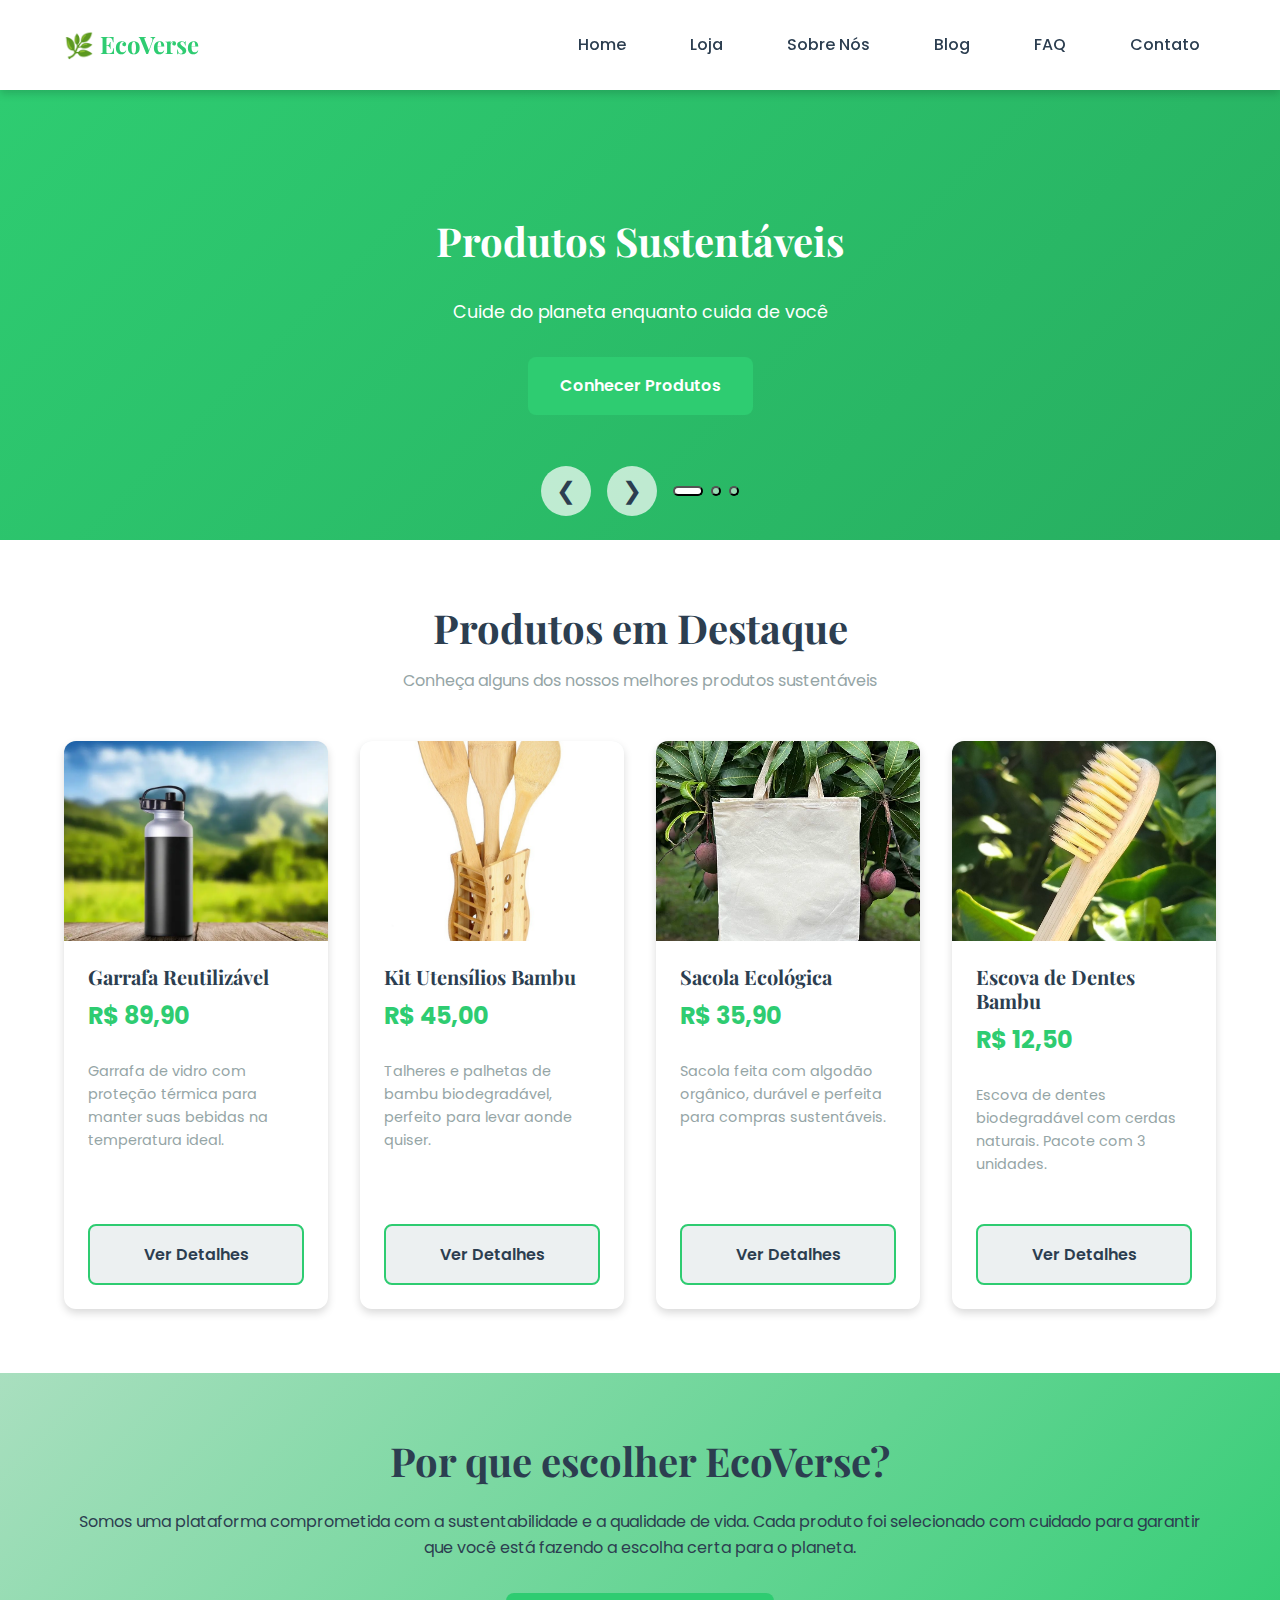
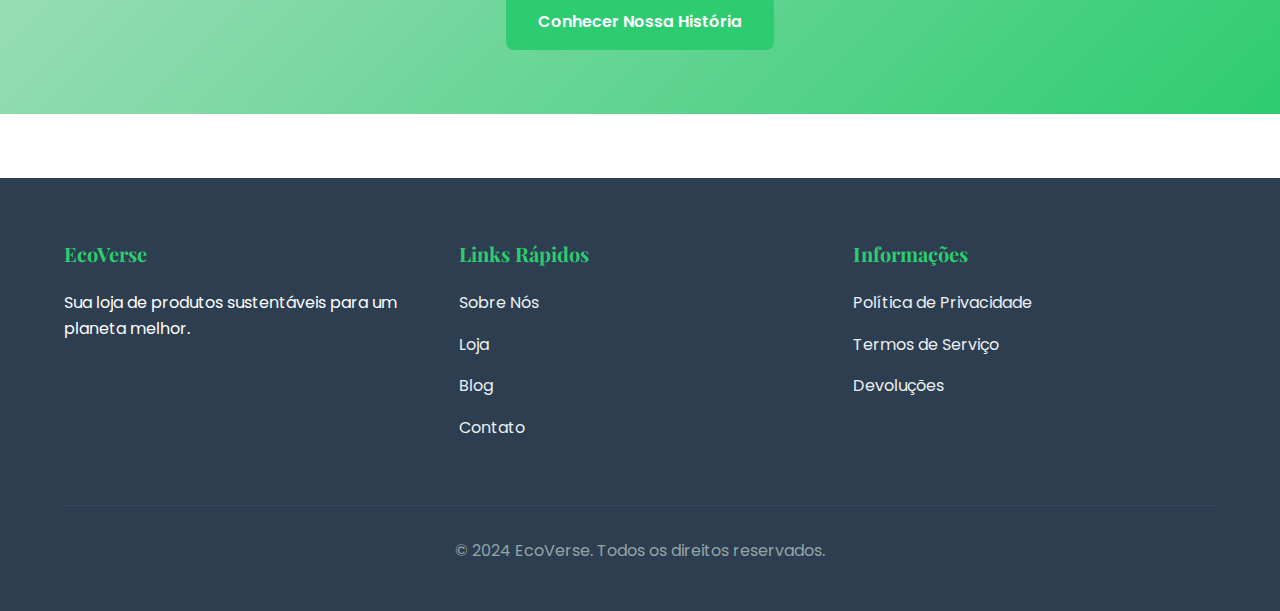
<file: index.html>
<!DOCTYPE html>
<html lang="pt-BR">
<head>
    <meta charset="UTF-8">
    <meta name="viewport" content="width=device-width, initial-scale=1.0">
    <meta name="description" content="EcoVerse - Sua Loja Sustentável. Produtos ecológicos e sustentáveis de qualidade.">
    <title>EcoVerse - Sua Loja Sustentável</title>
    <link rel="stylesheet" href="assets/css/style.min.css">
    <link href="https://fonts.googleapis.com/css2?family=Poppins:wght@300;400;600;700&family=Playfair+Display:wght@700&display=swap" rel="stylesheet">
</head>
<body>
    <!-- Header e Navegação -->
    <header class="header">
        <div class="container">
            <div class="header-content">
                <div class="logo">
                    <h1>&#x1f33f; EcoVerse</h1>
                </div>
                <nav class="nav-main">
                    <button class="menu-toggle" id="menuToggle" aria-label="Menu">
                        <span></span>
                        <span></span>
                        <span></span>
                    </button>
                    <ul class="nav-menu" id="navMenu">
                        <li><a href="index.html">Home</a></li>
                        <li><a href="pages/loja.html">Loja</a></li>
                        <li><a href="pages/sobre.html">Sobre Nós</a></li>
                        <li><a href="pages/blog.html">Blog</a></li>
                        <li><a href="pages/faq.html">FAQ</a></li>
                        <li><a href="pages/contato.html">Contato</a></li>
                    </ul>
                </nav>
            </div>
        </div>
    </header>

    <!-- Main Content -->
    <main>
        <!-- Hero Banner com Carrossel -->
        <section class="hero-banner">
            <div class="carousel" id="carousel">
                <div class="carousel-item active" style="background: linear-gradient(135deg, #2ecc71 0%, #27ae60 100%);">
                    <div class="carousel-content">
                        <h2>Produtos Sustentáveis</h2>
                        <p>Cuide do planeta enquanto cuida de você</p>
                        <a href="pages/loja.html" class="btn btn-primary">Conhecer Produtos</a>
                    </div>
                </div>
                <div class="carousel-item" style="background: linear-gradient(135deg, #3498db 0%, #2980b9 100%);">
                    <div class="carousel-content">
                        <h2>Promoção de Lançamento</h2>
                        <p>Até 30% de desconto em produtos selecionados</p>
                        <a href="pages/loja.html" class="btn btn-primary">Comprar Agora</a>
                    </div>
                </div>
                <div class="carousel-item" style="background: linear-gradient(135deg, #e74c3c 0%, #c0392b 100%);">
                    <div class="carousel-content">
                        <h2>Entrega Ecológica</h2>
                        <p>Embalagem 100% reciclável e carbono neutro</p>
                        <a href="pages/sobre.html" class="btn btn-primary">Saiba Mais</a>
                    </div>
                </div>
            </div>
            <div class="carousel-controls">
                <button class="carousel-prev" id="carouselPrev" aria-label="Slide anterior">❮</button>
                <button class="carousel-next" id="carouselNext" aria-label="Próximo slide">❯</button>
                <div class="carousel-dots" id="carouselDots"></div>
            </div>
        </section>

        <!-- Seção de Destaque -->
        <section class="featured-products">
            <div class="container">
                <h2>Produtos em Destaque</h2>
                <p class="section-subtitle">Conheça alguns dos nossos melhores produtos sustentáveis</p>
                <div class="products-grid">
                    <article class="product-card">
                        <div class="product-image">
                            <picture>
                               <img src="assets/images/produto-1.webp" alt="Garrafa de água reutilizável">
                               <source srcset="assets/images/produto-1.jpg" type="image/jpeg">
                            </picture>
                        </div>
                        <h3>Garrafa Reutilizável</h3>
                        <p class="price">R$ 89,90</p>
                        <p class="description">Garrafa de vidro com proteção térmica para manter suas bebidas na temperatura ideal.</p>
                        <a href="pages/produto-detalhe.html?id=1" class="btn btn-secondary">Ver Detalhes</a>
                    </article>
                    <article class="product-card">
                        <div class="product-image">
                            <picture>
                                <img src="assets/images/produto-2.webp" alt="Kit de utensílios de bambu">
                                <source srcset="assets/images/produto-2.jpg" type="image/jpeg">
                                
                            </picture>
                        </div>
                        <h3>Kit Utensílios Bambu</h3>
                        <p class="price">R$ 45,00</p>
                        <p class="description">Talheres e palhetas de bambu biodegradável, perfeito para levar aonde quiser.</p>
                        <a href="pages/produto-detalhe.html?id=2" class="btn btn-secondary">Ver Detalhes</a>
                    </article>
                    <article class="product-card">
                        <div class="product-image">
                            <picture>
                                <img src="assets/images/produto-3.jpg" alt="Sacola eco-friendly">
                                <source srcset="assets/images/produto-3.webp" type="image/webp">
                                
                            </picture>
                        </div>
                        <h3>Sacola Ecológica</h3>
                        <p class="price">R$ 35,90</p>
                        <p class="description">Sacola feita com algodão orgânico, durável e perfeita para compras sustentáveis.</p>
                        <a href="pages/produto-detalhe.html?id=3" class="btn btn-secondary">Ver Detalhes</a>
                    </article>
                    <article class="product-card">
                        <div class="product-image">
                            <picture>
                                <img src="assets/images/produto-4.jpg" alt="Escova de dentes de bambu">
                                <source srcset="assets/images/produto-4.webp" type="image/webp">
                                
                            </picture>
                        </div>
                        <h3>Escova de Dentes Bambu</h3>
                        <p class="price">R$ 12,50</p>
                        <p class="description">Escova de dentes biodegradável com cerdas naturais. Pacote com 3 unidades.</p>
                        <a href="pages/produto-detalhe.html?id=4" class="btn btn-secondary">Ver Detalhes</a>
                    </article>
                </div>
            </div>
        </section>

        <!-- CTA para Sobre Nós -->
        <section class="cta-about">
            <div class="container">
                <div class="cta-content">
                    <h2>Por que escolher EcoVerse?</h2>
                    <p>Somos uma plataforma comprometida com a sustentabilidade e a qualidade de vida. Cada produto foi selecionado com cuidado para garantir que você está fazendo a escolha certa para o planeta.</p>
                    <a href="pages/sobre.html" class="btn btn-primary">Conhecer Nossa História</a>
                </div>
            </div>
        </section>
    </main>

    <!-- Footer -->
    <footer class="footer">
        <div class="container">
            <div class="footer-content">
                <div class="footer-section">
                    <h4>EcoVerse</h4>
                    <p>Sua loja de produtos sustentáveis para um planeta melhor.</p>
                </div>
                <nav class="footer-section">
                    <h4>Links Rápidos</h4>
                    <ul>
                        <li><a href="pages/sobre.html">Sobre Nós</a></li>
                        <li><a href="pages/loja.html">Loja</a></li>
                        <li><a href="pages/blog.html">Blog</a></li>
                        <li><a href="pages/contato.html">Contato</a></li>
                    </ul>
                </nav>
                <nav class="footer-section">
                    <h4>Informações</h4>
                    <ul>
                        <li><a href="#">Política de Privacidade</a></li>
                        <li><a href="#">Termos de Serviço</a></li>
                        <li><a href="#">Devoluções</a></li>
                    </ul>
                </nav>
            </div>
            <div class="footer-bottom">
                <p>&copy; 2024 EcoVerse. Todos os direitos reservados.</p>
            </div>
        </div>
    </footer>

    <script src="assets/js/main.min.js"></script>
</body>
</html>
</file>
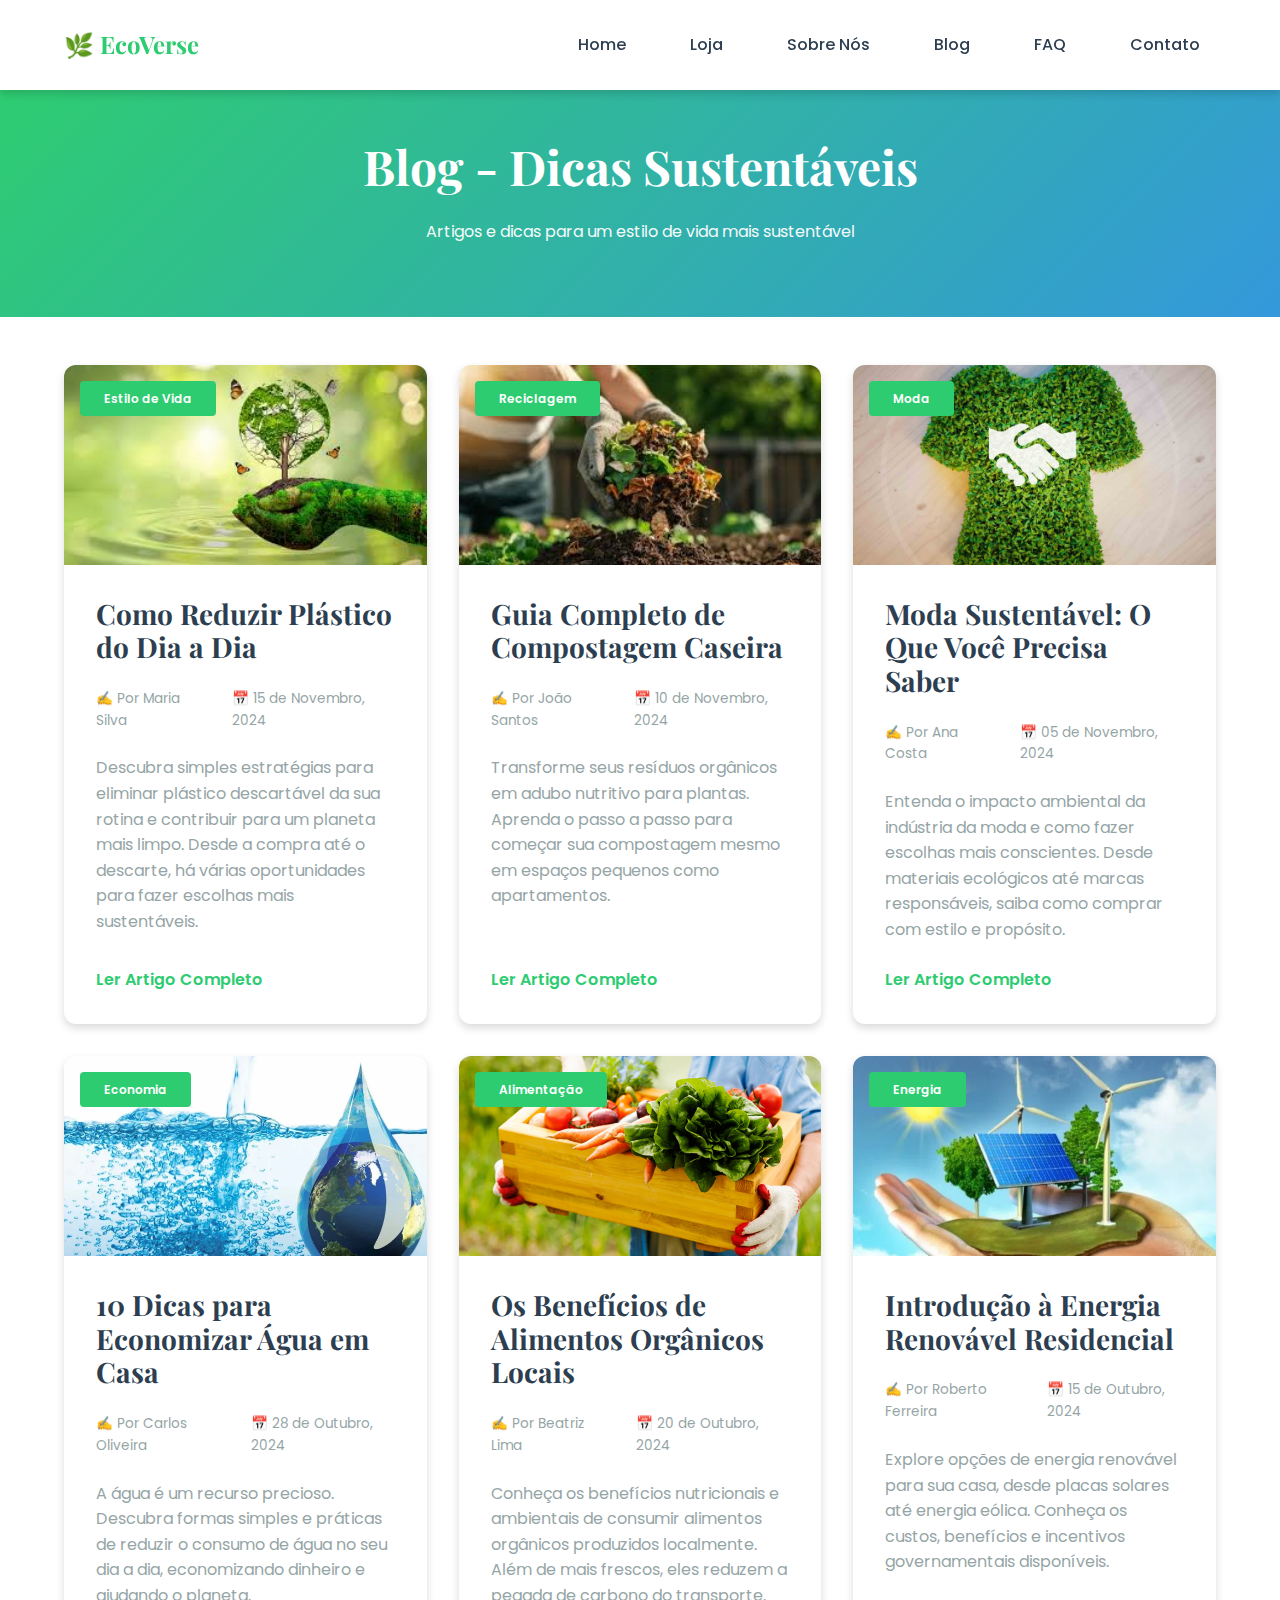
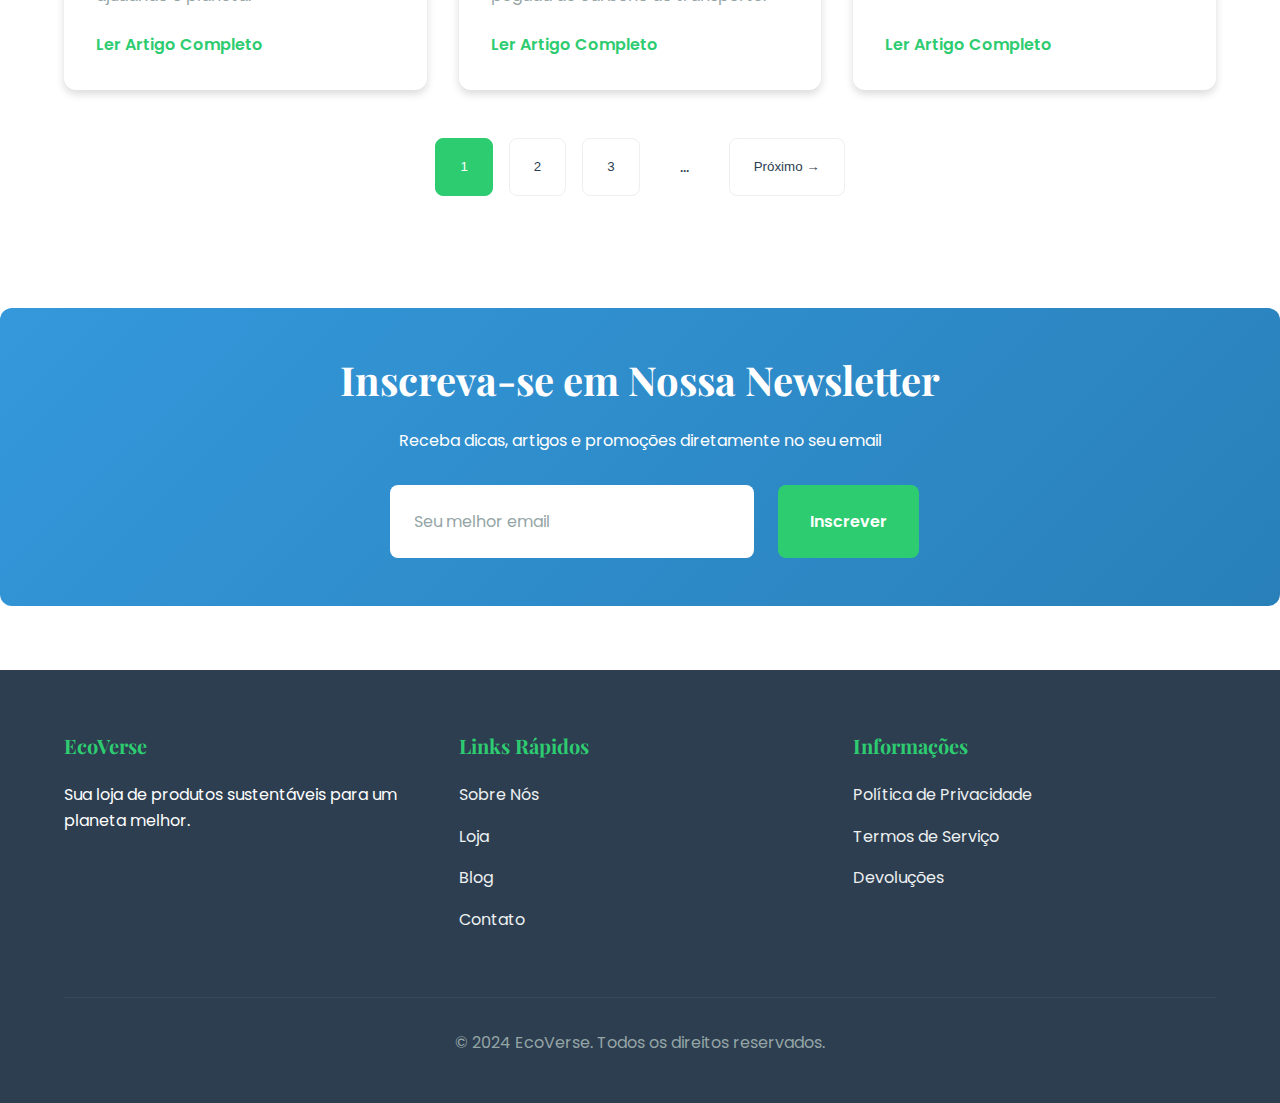
<file: pages/blog.html>
<!DOCTYPE html>
<html lang="pt-BR">
<head>
    <meta charset="UTF-8">
    <meta name="viewport" content="width=device-width, initial-scale=1.0">
    <meta name="description" content="Blog - Dicas Sustentáveis | EcoVerse">
    <title>Blog - Dicas Sustentáveis - EcoVerse</title>
    <link rel="stylesheet" href="../assets/css/style.min.css">
    <link href="https://fonts.googleapis.com/css2?family=Poppins:wght@300;400;600;700&family=Playfair+Display:wght@700&display=swap" rel="stylesheet">
</head>
<body>
    <!-- Header e Navegação -->
    <header class="header">
        <div class="container">
            <div class="header-content">
                <div class="logo">
                    <h1><a href="../index.html">&#x1f33f; EcoVerse</a></h1>
                </div>
                <nav class="nav-main">
                    <button class="menu-toggle" id="menuToggle" aria-label="Menu">
                        <span></span>
                        <span></span>
                        <span></span>
                    </button>
                    <ul class="nav-menu" id="navMenu">
                        <li><a href="../index.html">Home</a></li>
                        <li><a href="loja.html">Loja</a></li>
                        <li><a href="sobre.html">Sobre Nós</a></li>
                        <li><a href="blog.html">Blog</a></li>
                        <li><a href="faq.html">FAQ</a></li>
                        <li><a href="contato.html">Contato</a></li>
                    </ul>
                </nav>
            </div>
        </div>
    </header>

    <main>
        <!-- Página Título -->
        <section class="page-header">
            <div class="container">
                <h1>Blog - Dicas Sustentáveis</h1>
                <p>Artigos e dicas para um estilo de vida mais sustentável</p>
            </div>
        </section>

        <!-- Lista de Artigos -->
        <section class="blog-section">
            <div class="container">
                <div class="blog-grid">
                    <!-- Artigo 1 -->
                    <article class="blog-card">
                        <div class="blog-image">
                            <picture>
                                <img src="../assets/images/blog-1.jpg" alt="Como reduzir plástico do dia a dia">
                                <source srcset="../assets/images/blog-1.webp" type="image/webp">
                            </picture>
                            <span class="blog-category">Estilo de Vida</span>
                        </div>
                        <div class="blog-content">
                            <h3>Como Reduzir Plástico do Dia a Dia</h3>
                            <div class="blog-meta">
                                <span class="blog-author"><span>&#x270d;</span> Por Maria Silva</span>
                                <span class="blog-date"><span>&#x1f4c5;</span> 15 de Novembro, 2024</span>
                            </div>
                            <p>Descubra simples estratégias para eliminar plástico descartável da sua rotina e contribuir para um planeta mais limpo. Desde a compra até o descarte, há várias oportunidades para fazer escolhas mais sustentáveis.</p>
                            <a href="#" class="read-more">Ler Artigo Completo</a>
                        </div>
                    </article>

                    <!-- Artigo 2 -->
                    <article class="blog-card">
                        <div class="blog-image">
                            <picture>
                                <img src="../assets/images/blog-2.jpg" alt="Guia completo de compostagem caseira">
                                <source srcset="../assets/images/blog-2.webp" type="image/webp">
                            </picture>
                            <span class="blog-category">Reciclagem</span>
                        </div>
                        <div class="blog-content">
                            <h3>Guia Completo de Compostagem Caseira</h3>
                            <div class="blog-meta">
                                <span class="blog-author"><span>&#x270d;</span> Por João Santos</span>
                                <span class="blog-date"><span>&#x1f4c5;</span> 10 de Novembro, 2024</span>
                            </div>
                            <p>Transforme seus resíduos orgânicos em adubo nutritivo para plantas. Aprenda o passo a passo para começar sua compostagem mesmo em espaços pequenos como apartamentos.</p>
                            <a href="#" class="read-more">Ler Artigo Completo</a>
                        </div>
                    </article>

                    <!-- Artigo 3 -->
                    <article class="blog-card">
                        <div class="blog-image">
                            <picture>
                                <img src="../assets/images/blog-3.jpg" alt="Moda sustentável: O que você precisa saber">
                                <source srcset="../assets/images/blog-3.webp" type="image/webp">
                            </picture>
                            <span class="blog-category">Moda</span>
                        </div>
                        <div class="blog-content">
                            <h3>Moda Sustentável: O Que Você Precisa Saber</h3>
                            <div class="blog-meta">
                                <span class="blog-author"><span>&#x270d;</span> Por Ana Costa</span>
                                <span class="blog-date"><span>&#x1f4c5;</span> 05 de Novembro, 2024</span>
                            </div>
                            <p>Entenda o impacto ambiental da indústria da moda e como fazer escolhas mais conscientes. Desde materiais ecológicos até marcas responsáveis, saiba como comprar com estilo e propósito.</p>
                            <a href="#" class="read-more">Ler Artigo Completo</a>
                        </div>
                    </article>

                    <!-- Artigo 4 -->
                    <article class="blog-card">
                        <div class="blog-image">
                            <picture>
                                <img src="../assets/images/blog-4.jpg" alt="Economia de água em casa">
                                <source srcset="../assets/images/blog-4.webp" type="image/webp">
                            </picture>
                            <span class="blog-category">Economia</span>
                        </div>
                        <div class="blog-content">
                            <h3>10 Dicas para Economizar Água em Casa</h3>
                            <div class="blog-meta">
                                <span class="blog-author"><span>&#x270d;</span> Por Carlos Oliveira</span>
                                <span class="blog-date"><span>&#x1f4c5;</span> 28 de Outubro, 2024</span>
                            </div>
                            <p>A água é um recurso precioso. Descubra formas simples e práticas de reduzir o consumo de água no seu dia a dia, economizando dinheiro e ajudando o planeta.</p>
                            <a href="#" class="read-more">Ler Artigo Completo</a>
                        </div>
                    </article>

                    <!-- Artigo 5 -->
                    <article class="blog-card">
                        <div class="blog-image">
                            <picture>
                                <img src="../assets/images/blog-5.jpg" alt="Alimentos orgânicos locais">
                                <source srcset="../assets/images/blog-5.webp" type="image/webp">
                            </picture>
                            <span class="blog-category">Alimentação</span>
                        </div>
                        <div class="blog-content">
                            <h3>Os Benefícios de Alimentos Orgânicos Locais</h3>
                            <div class="blog-meta">
                                <span class="blog-author"><span>&#x270d;</span> Por Beatriz Lima</span>
                                <span class="blog-date"><span>&#x1f4c5;</span> 20 de Outubro, 2024</span>
                            </div>
                            <p>Conheça os benefícios nutricionais e ambientais de consumir alimentos orgânicos produzidos localmente. Além de mais frescos, eles reduzem a pegada de carbono do transporte.</p>
                            <a href="#" class="read-more">Ler Artigo Completo</a>
                        </div>
                    </article>

                    <!-- Artigo 6 -->
                    <article class="blog-card">
                        <div class="blog-image">
                            <picture>
                                <img src="../assets/images/blog-6.jpg" alt="Energia renovável em casa">
                                <source srcset="../assets/images/blog-6.webp" type="image/webp">                                
                            </picture>
                            <span class="blog-category">Energia</span>
                        </div>
                        <div class="blog-content">
                            <h3>Introdução à Energia Renovável Residencial</h3>
                            <div class="blog-meta">
                                <span class="blog-author"><span>&#x270d;</span> Por Roberto Ferreira</span>
                                <span class="blog-date"><span>&#x1f4c5;</span> 15 de Outubro, 2024</span>
                            </div>
                            <p>Explore opções de energia renovável para sua casa, desde placas solares até energia eólica. Conheça os custos, benefícios e incentivos governamentais disponíveis.</p>
                            <a href="#" class="read-more">Ler Artigo Completo</a>
                        </div>
                    </article>
                </div>

                <!-- Paginação -->
                <div class="pagination">
                    <button class="pagination-btn active">1</button>
                    <button class="pagination-btn">2</button>
                    <button class="pagination-btn">3</button>
                    <span class="pagination-dots">...</span>
                    <button class="pagination-btn">Próximo →</button>
                </div>
            </div>
        </section>

        <!-- Newsletter -->
        <section class="newsletter-section">
            <div class="container">
                <div class="newsletter-content">
                    <h2>Inscreva-se em Nossa Newsletter</h2>
                    <p>Receba dicas, artigos e promoções diretamente no seu email</p>
                    <form class="newsletter-form" onsubmit="subscribeNewsletter(event)">
                        <input type="email" placeholder="Seu melhor email" required>
                        <button type="submit" class="btn btn-primary">Inscrever</button>
                    </form>
                </div>
            </div>
        </section>
    </main>

    <!-- Footer -->
    <footer class="footer">
        <div class="container">
            <div class="footer-content">
                <div class="footer-section">
                    <h4>EcoVerse</h4>
                    <p>Sua loja de produtos sustentáveis para um planeta melhor.</p>
                </div>
                <nav class="footer-section">
                    <h4>Links Rápidos</h4>
                    <ul>
                        <li><a href="sobre.html">Sobre Nós</a></li>
                        <li><a href="loja.html">Loja</a></li>
                        <li><a href="blog.html">Blog</a></li>
                        <li><a href="contato.html">Contato</a></li>
                    </ul>
                </nav>
                <nav class="footer-section">
                    <h4>Informações</h4>
                    <ul>
                        <li><a href="#">Política de Privacidade</a></li>
                        <li><a href="#">Termos de Serviço</a></li>
                        <li><a href="#">Devoluções</a></li>
                    </ul>
                </nav>
            </div>
            <div class="footer-bottom">
                <p>&copy; 2024 EcoVerse. Todos os direitos reservados.</p>
            </div>
        </div>
    </footer>

    <script src="../assets/js/main.min.js"></script>
</body>
</html>
</file>
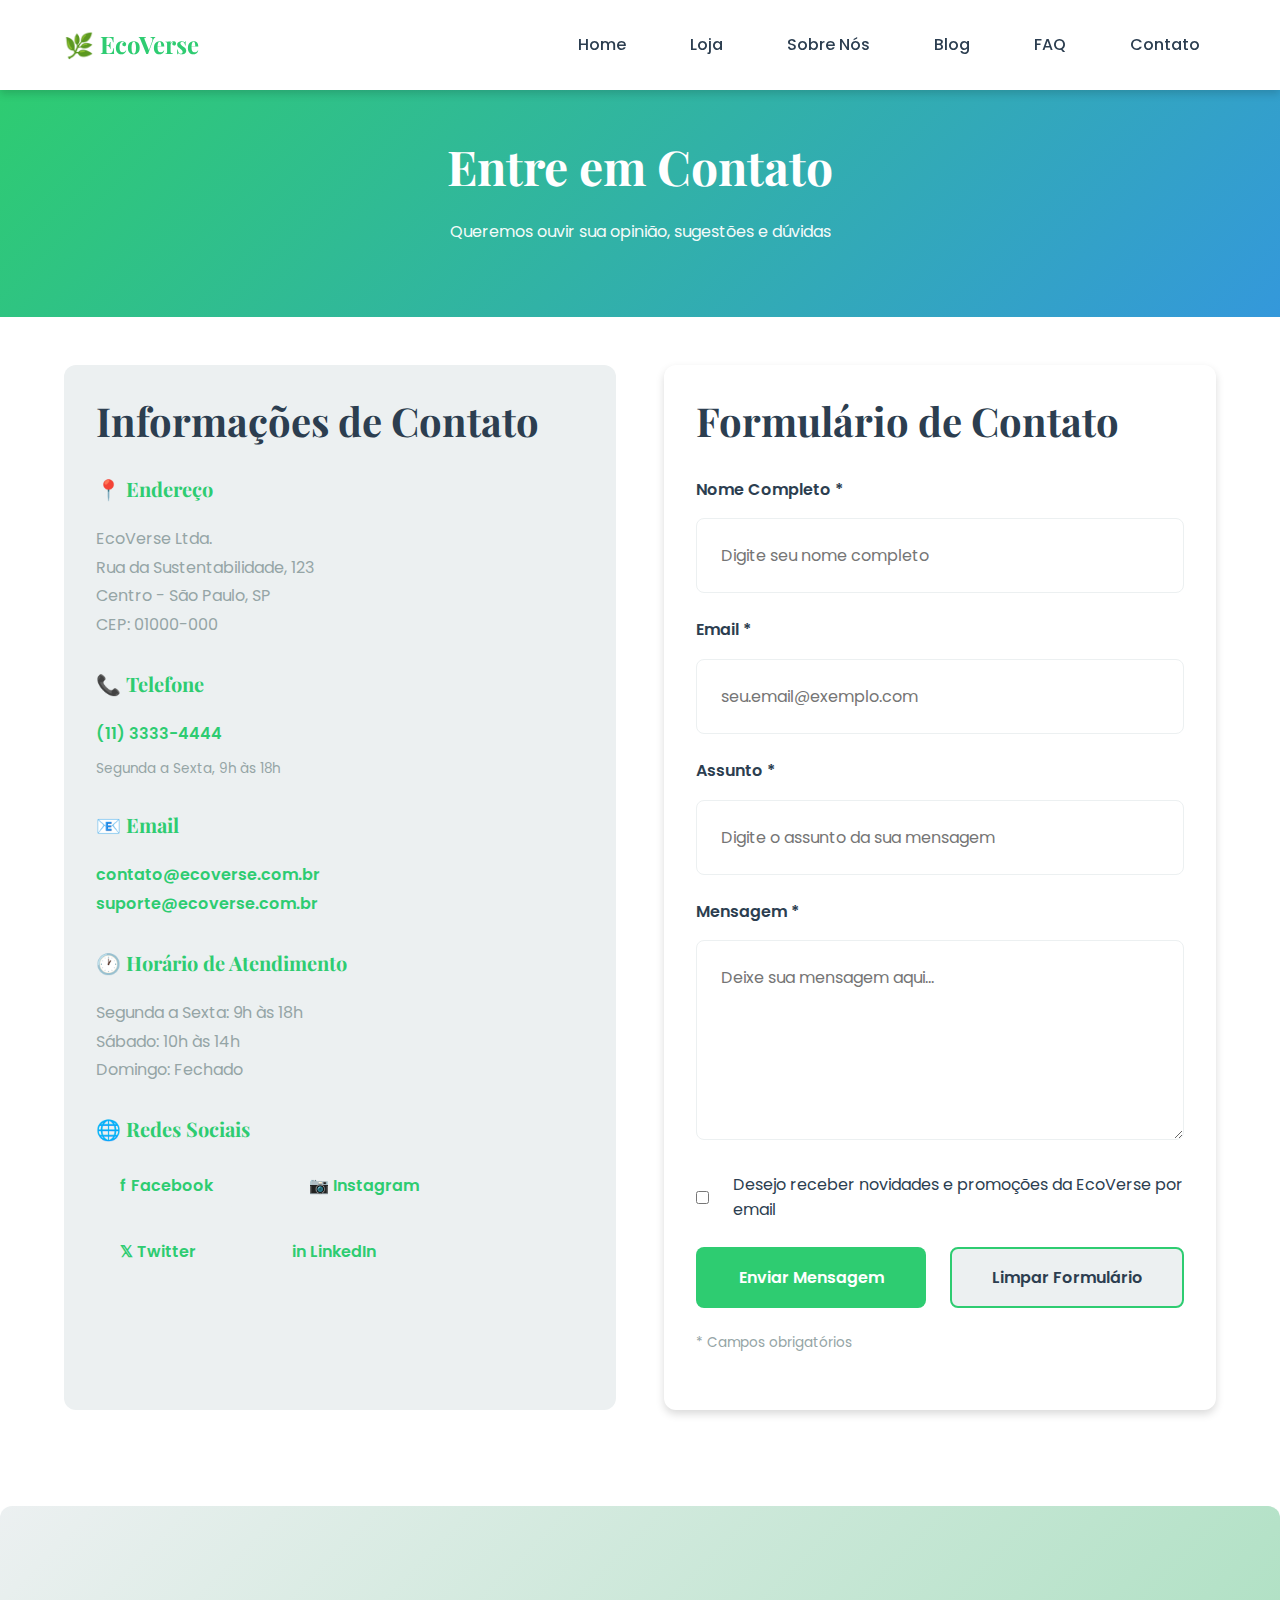
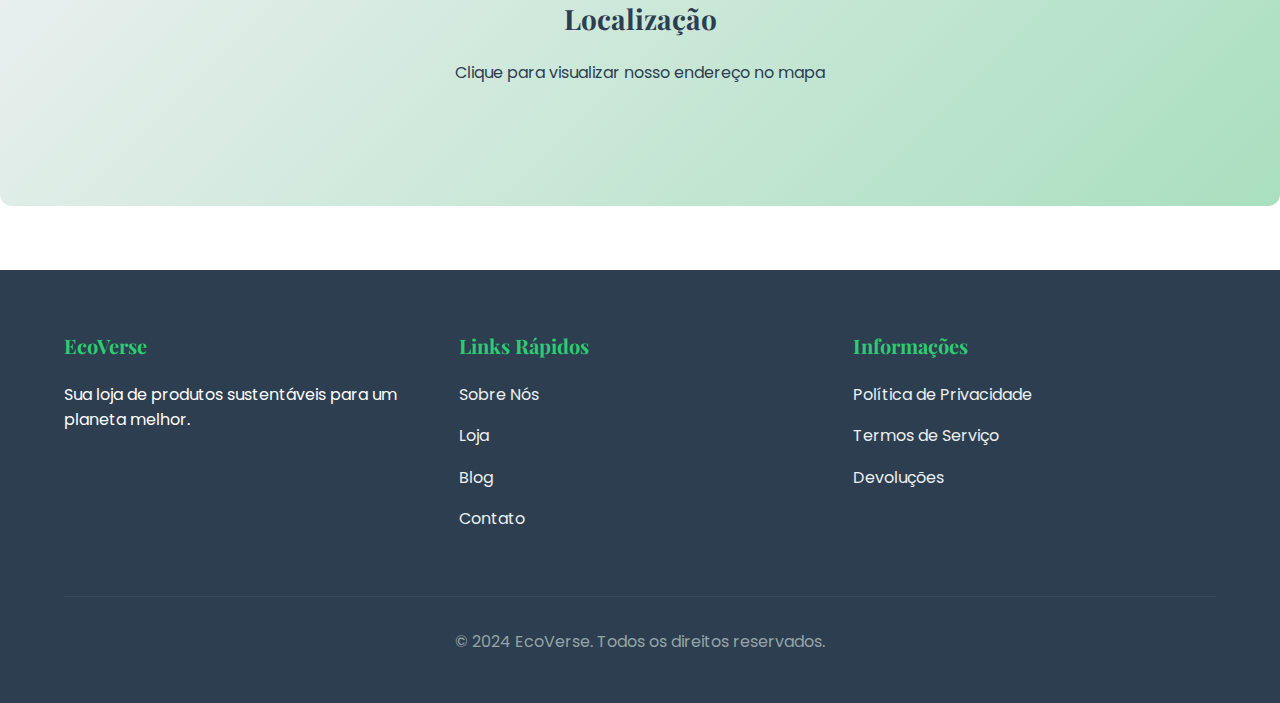
<file: pages/contato.html>
<!DOCTYPE html>
<html lang="pt-BR">
<head>
    <meta charset="UTF-8">
    <meta name="viewport" content="width=device-width, initial-scale=1.0">
    <meta name="description" content="Contato - EcoVerse">
    <title>Contato - EcoVerse</title>
    <link rel="stylesheet" href="../assets/css/style.min.css">
    <link href="https://fonts.googleapis.com/css2?family=Poppins:wght@300;400;600;700&family=Playfair+Display:wght@700&display=swap" rel="stylesheet">
</head>
<body>
    <!-- Header e Navegação -->
    <header class="header">
        <div class="container">
            <div class="header-content">
                <div class="logo">
                    <h1><a href="../index.html">&#x1f33f; EcoVerse</a></h1>
                </div>
                <nav class="nav-main">
                    <button class="menu-toggle" id="menuToggle" aria-label="Menu">
                        <span></span>
                        <span></span>
                        <span></span>
                    </button>
                    <ul class="nav-menu" id="navMenu">
                        <li><a href="../index.html">Home</a></li>
                        <li><a href="loja.html">Loja</a></li>
                        <li><a href="sobre.html">Sobre Nós</a></li>
                        <li><a href="blog.html">Blog</a></li>
                        <li><a href="faq.html">FAQ</a></li>
                        <li><a href="contato.html">Contato</a></li>
                    </ul>
                </nav>
            </div>
        </div>
    </header>

    <main>
        <!-- Página Título -->
        <section class="page-header">
            <div class="container">
                <h1>Entre em Contato</h1>
                <p>Queremos ouvir sua opinião, sugestões e dúvidas</p>
            </div>
        </section>

        <!-- Contato -->
        <section class="contact-section">
            <div class="container">
                <div class="contact-layout">
                    <!-- Informações de Contato -->
                    <div class="contact-info">
                        <h2>Informações de Contato</h2>
                        
                        <div class="contact-item">
                            <h4>&#x1f4cd; Endereço</h4>
                            <p>
                                EcoVerse Ltda.<br>
                                Rua da Sustentabilidade, 123<br>
                                Centro - São Paulo, SP<br>
                                CEP: 01000-000
                            </p>
                        </div>

                        <div class="contact-item">
                            <h4>&#x1f4de; Telefone</h4>
                            <p>
                                <a href="tel:+551133334444">(11) 3333-4444</a><br>
                                <span class="text-small">Segunda a Sexta, 9h às 18h</span>
                            </p>
                        </div>

                        <div class="contact-item">
                            <h4>&#x1f4e7; Email</h4>
                            <p>
                                <a href="mailto:contato@ecoverse.com.br">contato@ecoverse.com.br</a><br>
                                <a href="mailto:suporte@ecoverse.com.br">suporte@ecoverse.com.br</a>
                            </p>
                        </div>

                        <div class="contact-item">
                            <h4>&#x1f550; Horário de Atendimento</h4>
                            <p>
                                Segunda a Sexta: 9h às 18h<br>
                                Sábado: 10h às 14h<br>
                                Domingo: Fechado
                            </p>
                        </div>

                        <div class="contact-item">
                            <h4><span>&#127760;</span> Redes Sociais</h4>
                            <div class="social-links">
                                <a href="https://www.facebook.com" target="_blank" rel="noopener noreferrer" class="social-link" aria-label="Facebook"><span>f</span> Facebook</a>
                                <a href="https://www.instagram.com" target="_blank" rel="noopener noreferrer" class="social-link" aria-label="Instagram"><span>&#x1f4f7;</span> Instagram</a>
                                <a href="https://www.twitter.com" target="_blank" rel="noopener noreferrer" class="social-link" aria-label="Twitter"><span>𝕏</span> Twitter</a>
                                <a href="https://www.linkedin.com" target="_blank" rel="noopener noreferrer" class="social-link" aria-label="LinkedIn"><span>in</span> LinkedIn</a>
                            </div>
                        </div>
                    </div>

                    <!-- Formulário de Contato -->
                    <div class="contact-form-wrapper">
                        <h2>Formulário de Contato</h2>
                        <form class="contact-form" id="contactForm" onsubmit="submitContactForm(event)">
                            <!-- Campo 1: Nome Completo -->
                            <div class="form-group">
                                <label for="fullName">Nome Completo *</label>
                                <input 
                                    type="text" 
                                    id="fullName" 
                                    name="fullName" 
                                    placeholder="Digite seu nome completo"
                                    required
                                >
                                <span class="form-error" id="fullNameError"></span>
                            </div>

                            <!-- Campo 2: Email -->
                            <div class="form-group">
                                <label for="email">Email *</label>
                                <input 
                                    type="email" 
                                    id="email" 
                                    name="email" 
                                    placeholder="seu.email@exemplo.com"
                                    required
                                >
                                <span class="form-error" id="emailError"></span>
                            </div>

                            <!-- Campo 3: Assunto -->
                            <div class="form-group">
                                <label for="subject">Assunto *</label>
                                <input 
                                    type="text" 
                                    id="subject" 
                                    name="subject" 
                                    placeholder="Digite o assunto da sua mensagem"
                                    required
                                >
                                <span class="form-error" id="subjectError"></span>
                            </div>

                            <!-- Campo 4: Mensagem -->
                            <div class="form-group">
                                <label for="message">Mensagem *</label>
                                <textarea 
                                    id="message" 
                                    name="message" 
                                    rows="6" 
                                    placeholder="Deixe sua mensagem aqui..."
                                    required
                                ></textarea>
                                <span class="form-error" id="messageError"></span>
                            </div>

                            <!-- Campo 5: Checkbox - Newsletter -->
                            <div class="form-group form-checkbox">
                                <label>
                                    <input 
                                        type="checkbox" 
                                        id="newsletter" 
                                        name="newsletter"
                                    >
                                    Desejo receber novidades e promoções da EcoVerse por email
                                </label>
                            </div>

                            <!-- Botões do Formulário -->
                            <div class="form-actions">
                                <button type="submit" class="btn btn-primary">Enviar Mensagem</button>
                                <button type="reset" class="btn btn-secondary">Limpar Formulário</button>
                            </div>

                            <p class="form-note">* Campos obrigatórios</p>
                        </form>

                        <!-- Mensagem de Sucesso -->
                        <div class="form-success" id="successMessage" style="display: none;">
                            <p>✓ Obrigado! Sua mensagem foi enviada com sucesso. Retornaremos em breve!</p>
                        </div>
                    </div>
                </div>
            </div>
        </section>

        <!-- Mapa Interativo (Simulado) -->
        <section class="contact-map">
            <div class="map-placeholder">
                <h3>Localização</h3>
                <p>Clique para visualizar nosso endereço no mapa</p>
            </div>
        </section>
    </main>

    <!-- Footer -->
    <footer class="footer">
        <div class="container">
            <div class="footer-content">
                <div class="footer-section">
                    <h4>EcoVerse</h4>
                    <p>Sua loja de produtos sustentáveis para um planeta melhor.</p>
                </div>
                <nav class="footer-section">
                    <h4>Links Rápidos</h4>
                    <ul>
                        <li><a href="sobre.html">Sobre Nós</a></li>
                        <li><a href="loja.html">Loja</a></li>
                        <li><a href="blog.html">Blog</a></li>
                        <li><a href="contato.html">Contato</a></li>
                    </ul>
                </nav>
                <nav class="footer-section">
                    <h4>Informações</h4>
                    <ul>
                        <li><a href="#">Política de Privacidade</a></li>
                        <li><a href="#">Termos de Serviço</a></li>
                        <li><a href="#">Devoluções</a></li>
                    </ul>
                </nav>
            </div>
            <div class="footer-bottom">
                <p>&copy; 2024 EcoVerse. Todos os direitos reservados.</p>
            </div>
        </div>
    </footer>

    <script src="../assets/js/main.min.js"></script>
    <script>
        function submitContactForm(event) {
            event.preventDefault();
            
            // Limpar erros anteriores
            document.querySelectorAll('.form-error').forEach(el => el.textContent = '');
            
            // Validação de formulário
            const fullName = document.getElementById('fullName').value.trim();
            const email = document.getElementById('email').value.trim();
            const subject = document.getElementById('subject').value.trim();
            const message = document.getElementById('message').value.trim();
            
            let isValid = true;
            
            // Validar Nome Completo
            if (fullName.length < 3) {
                document.getElementById('fullNameError').textContent = 'Nome deve ter pelo menos 3 caracteres';
                isValid = false;
            }
            
            // Validar Email
            const emailRegex = /^[^\s@]+@[^\s@]+\.[^\s@]+$/;
            if (!emailRegex.test(email)) {
                document.getElementById('emailError').textContent = 'Email inválido';
                isValid = false;
            }
            
            // Validar Assunto
            if (subject.length < 5) {
                document.getElementById('subjectError').textContent = 'Assunto deve ter pelo menos 5 caracteres';
                isValid = false;
            }
            
            // Validar Mensagem
            if (message.length < 10) {
                document.getElementById('messageError').textContent = 'Mensagem deve ter pelo menos 10 caracteres';
                isValid = false;
            }
            
            // Se válido, mostrar sucesso
            if (isValid) {
                document.getElementById('contactForm').style.display = 'none';
                document.getElementById('successMessage').style.display = 'block';
                
                // Resetar formulário após 3 segundos
                setTimeout(() => {
                    document.getElementById('contactForm').reset();
                    document.getElementById('contactForm').style.display = 'block';
                    document.getElementById('successMessage').style.display = 'none';
                }, 3000);
            }
        }
    </script>
</body>
</html>
</file>
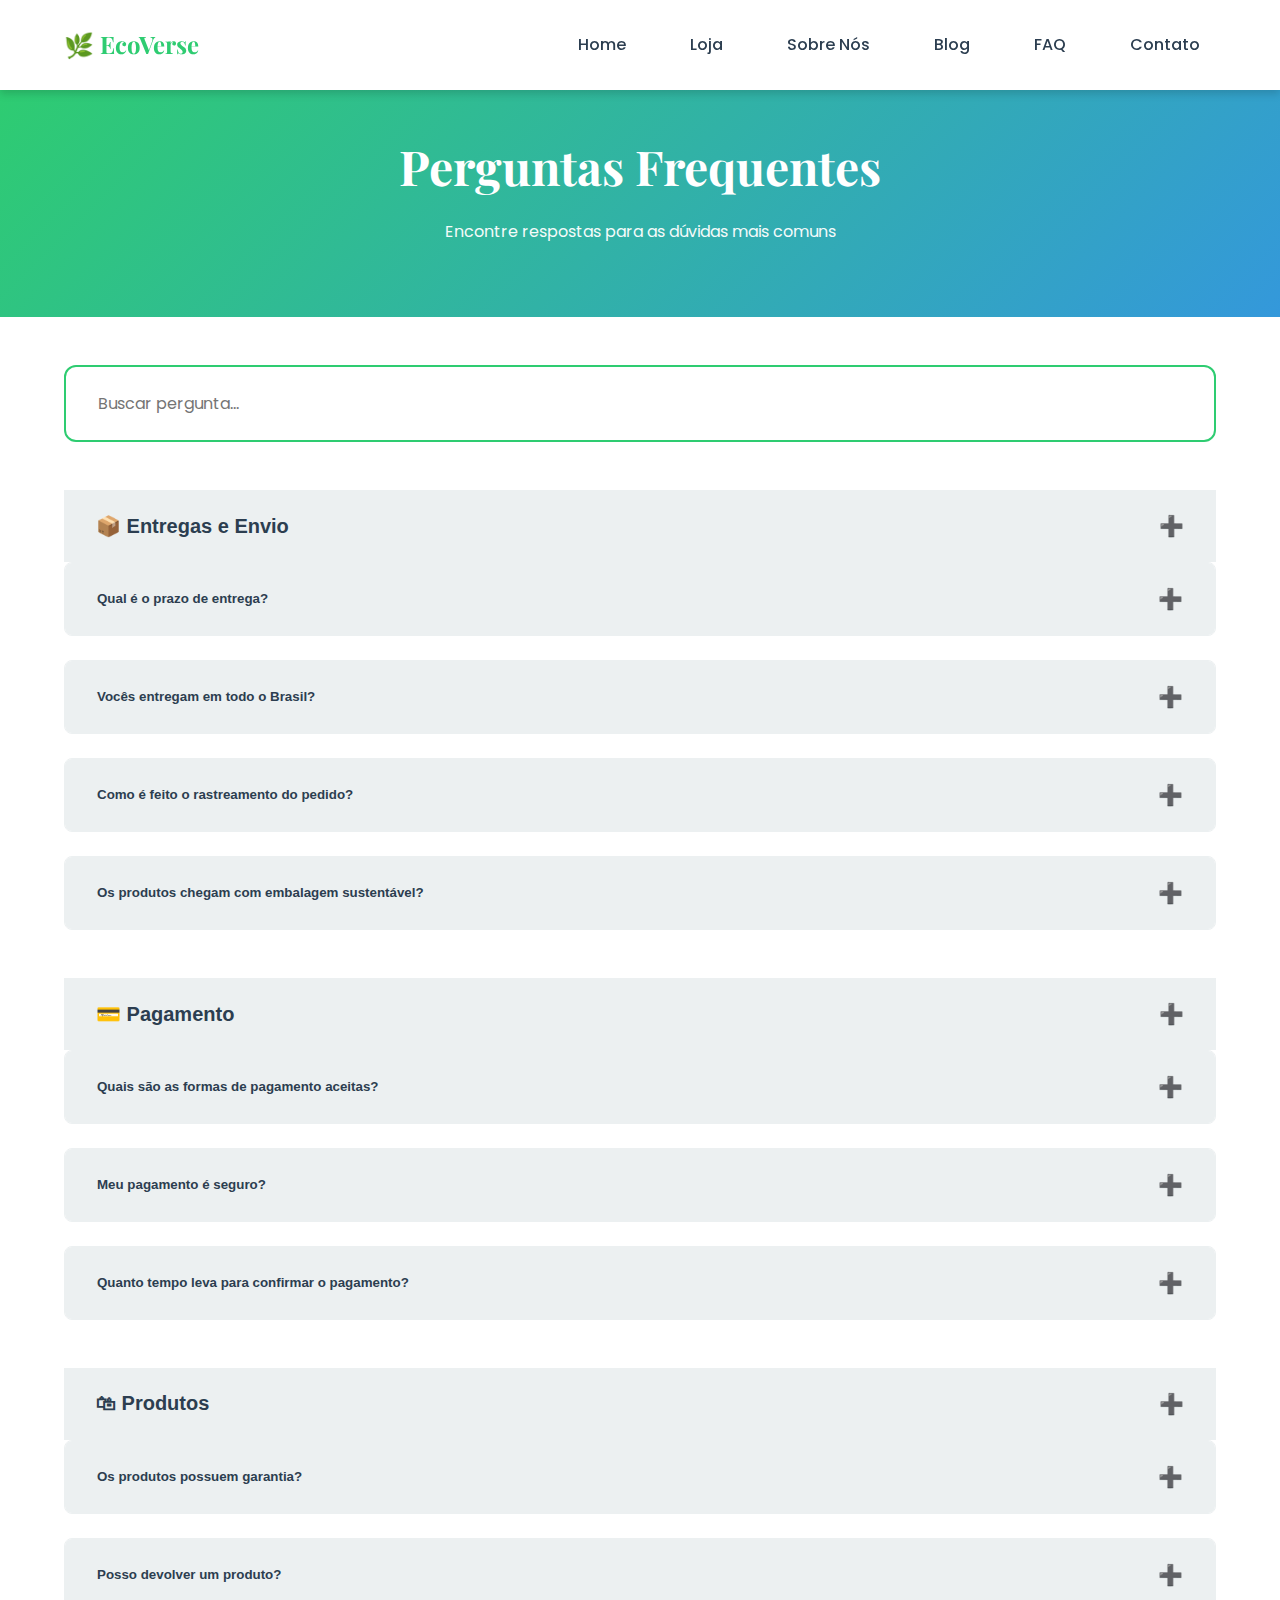
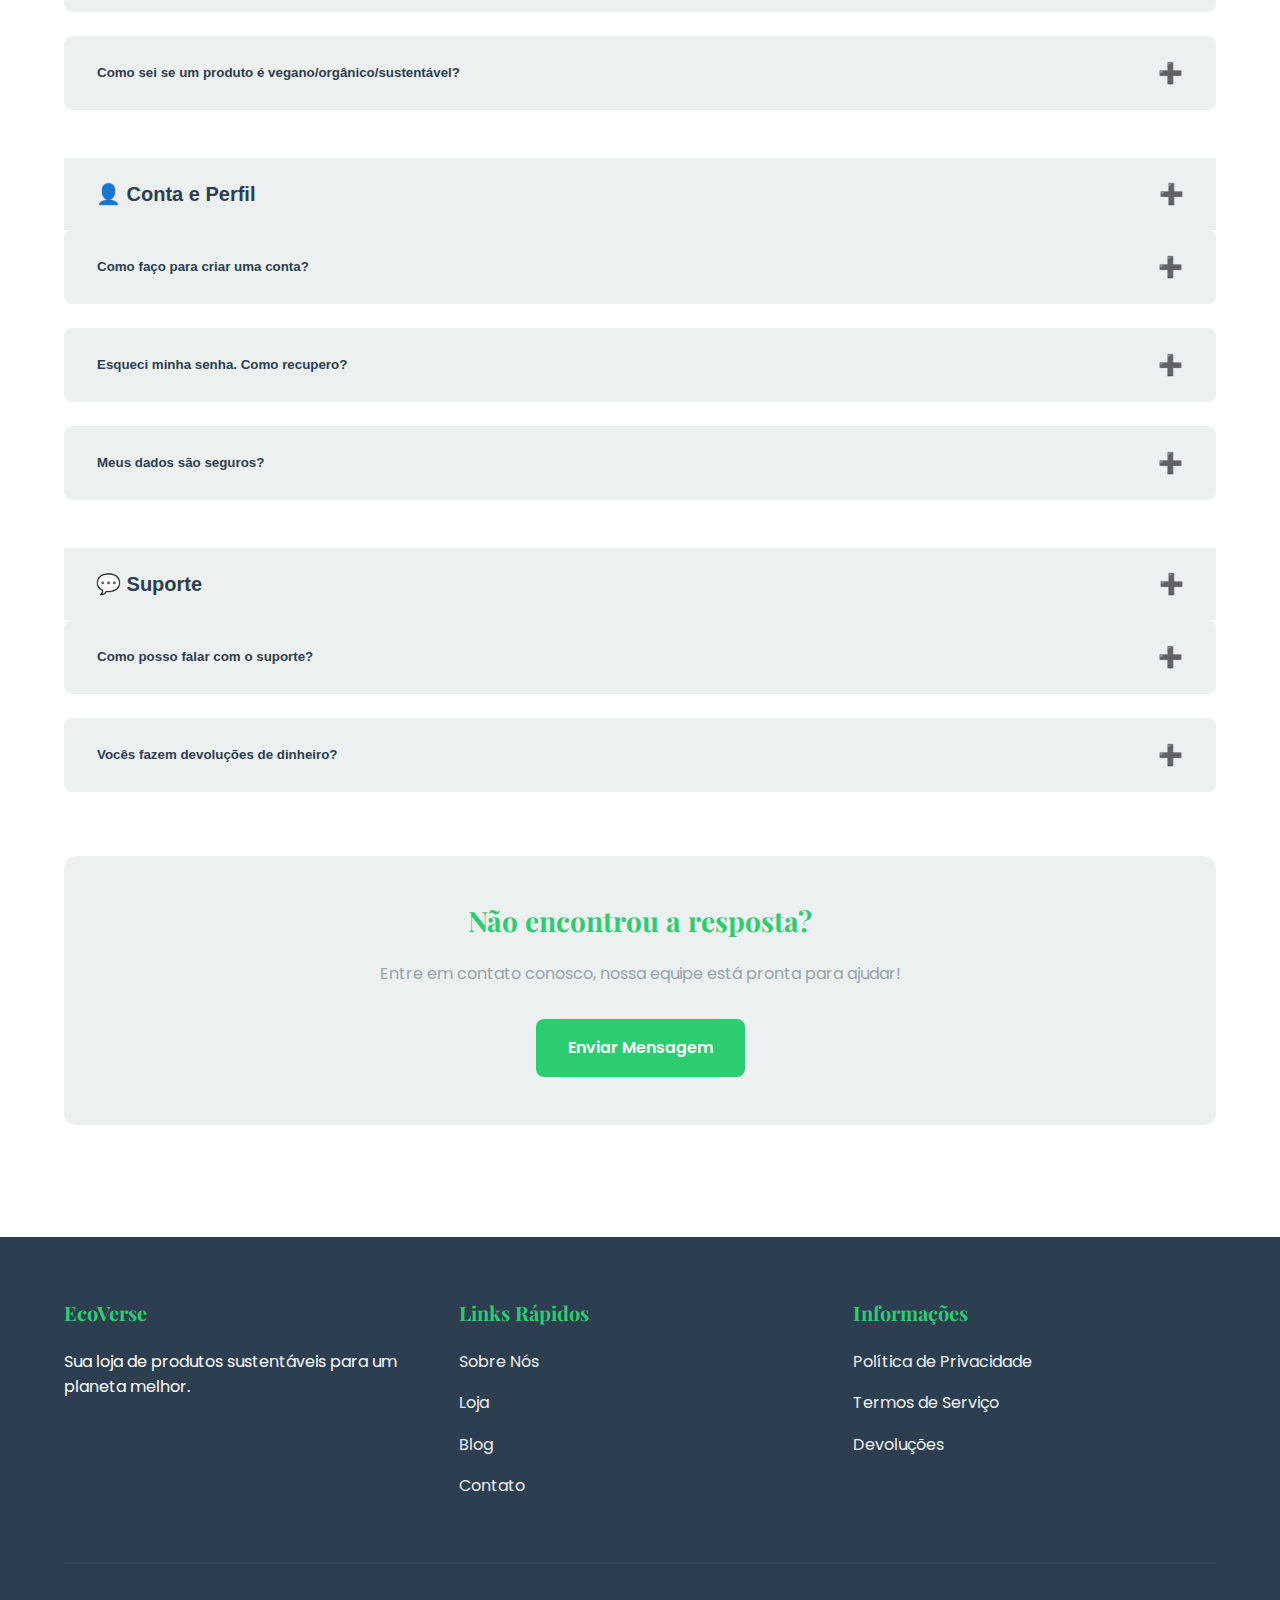
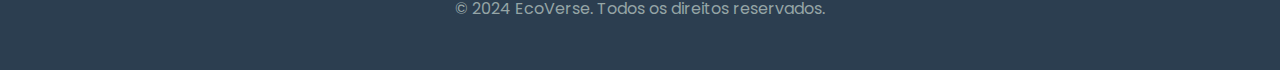
<file: pages/faq.html>
<!DOCTYPE html>
<html lang="pt-BR">
<head>
    <meta charset="UTF-8">
    <meta name="viewport" content="width=device-width, initial-scale=1.0">
    <meta name="description" content="FAQ - Perguntas Frequentes | EcoVerse">
    <title>FAQ - Perguntas Frequentes - EcoVerse</title>
    <link rel="stylesheet" href="../assets/css/style.min.css">
    <link href="https://fonts.googleapis.com/css2?family=Poppins:wght@300;400;600;700&family=Playfair+Display:wght@700&display=swap" rel="stylesheet">
</head>
<body>
    <!-- Header e Navegação -->
    <header class="header">
        <div class="container">
            <div class="header-content">
                <div class="logo"><h1><a href="../index.html">&#x1f33f; EcoVerse</a></h1>               </div>
                <nav class="nav-main">
                    <button class="menu-toggle" id="menuToggle" aria-label="Menu">
                        <span></span>
                        <span></span>
                        <span></span>
                    </button>
                    <ul class="nav-menu" id="navMenu">
                        <li><a href="../index.html">Home</a></li>
                        <li><a href="loja.html">Loja</a></li>
                        <li><a href="sobre.html">Sobre Nós</a></li>
                        <li><a href="blog.html">Blog</a></li>
                        <li><a href="faq.html">FAQ</a></li>
                        <li><a href="contato.html">Contato</a></li>
                    </ul>
                </nav>
            </div>
        </div>
    </header>

    <main>
        <!-- Página Título -->
        <section class="page-header">
            <div class="container">
                <h1>Perguntas Frequentes</h1>
                <p>Encontre respostas para as dúvidas mais comuns</p>
            </div>
        </section>

        <!-- FAQ com Accordion -->
        <section class="faq-section">
            <div class="container">
                <!-- Barra de Busca -->
                <div class="faq-search">
                    <input type="text" id="faqSearch" placeholder="Buscar pergunta..." class="search-input">
                </div>

                <!-- Acordeon de FAQ -->
                <div class="accordion" id="faqAccordion">
                    <!-- Categoria: Entregas -->
                    <div class="category-header">
                        <button class="accordion-header category-header-btn" onclick="toggleCategoryDescription(event)">
                            <span>&#x1f4e6; Entregas e Envio</span>
                            <span class="accordion-icon">&#10133;</span>
                        </button>
                    </div>
                    <div class="category-description accordion-content">
                        <p>Informações sobre prazos de entrega, cobertura geográfica, rastreamento de pedidos e como cuidamos do meio ambiente em nossas embalagens.</p>
                    </div>

                    <div class="accordion-item">
                        <button class="accordion-header" onclick="toggleAccordion(event)">
                            Qual é o prazo de entrega?
                            <span class="accordion-icon">&#10133;</span>
                        </button>
                        <div class="accordion-content">
                            <p>
                                O prazo de entrega varia de acordo com sua localização:
                                <ul style="margin-top: 10px; margin-left: 20px;">
                                    <li><strong>Região Metropolitana:</strong> 2 a 3 dias úteis</li>
                                    <li><strong>Interior:</strong> 4 a 7 dias úteis</li>
                                    <li><strong>Outras Regiões:</strong> 7 a 15 dias úteis</li>
                                </ul>
                                Os prazos começam a contar após a confirmação do pagamento.
                            </p>
                        </div>
                    </div>

                    <div class="accordion-item">
                        <button class="accordion-header" onclick="toggleAccordion(event)">
                            Vocês entregam em todo o Brasil?
                            <span class="accordion-icon">&#10133;</span>
                        </button>
                        <div class="accordion-content">
                            <p>
                                Sim! Entregamos em todo o Brasil, incluindo regiões remotas. No entanto, regiões muito distantes podem ter prazos mais longos e custos de frete maiores. Durante o processo de compra, você receberá uma cotação exata do frete para seu endereço.
                            </p>
                        </div>
                    </div>

                    <div class="accordion-item">
                        <button class="accordion-header" onclick="toggleAccordion(event)">
                            Como é feito o rastreamento do pedido?
                            <span class="accordion-icon">&#10133;</span>
                        </button>
                        <div class="accordion-content">
                            <p>
                                Após o envio, você receberá um código de rastreamento por email. Com este código, você poderá acompanhar seu pedido em tempo real no site da transportadora. Além disso, você receberá notificações automáticas sobre cada etapa da entrega.
                            </p>
                        </div>
                    </div>

                    <div class="accordion-item">
                        <button class="accordion-header" onclick="toggleAccordion(event)">
                            Os produtos chegam com embalagem sustentável?
                            <span class="accordion-icon">&#10133;</span>
                        </button>
                        <div class="accordion-content">
                            <p>
                                Absolutamente! Todos os produtos são embalados em:
                                <ul style="margin-top: 10px; margin-left: 20px;">
                                    <li>Caixas de papelão reciclável</li>
                                    <li>Papel kraft como material de preenchimento</li>
                                    <li>Sem uso de plástico bolha ou poliestireno</li>
                                    <li>Tinta à base de soja nos rótulos</li>
                                </ul>
                                Nossa entrega é totalmente carbon neutral através de compensação ambiental.
                            </p>
                        </div>
                    </div>

                    <!-- Categoria: Pagamento -->
                    <div class="category-header">
                        <button class="accordion-header category-header-btn" onclick="toggleCategoryDescription(event)">
                            <span>&#x1f4b3; Pagamento</span>
                            <span class="accordion-icon">&#10133;</span>
                        </button>
                    </div>
                    <div class="category-description accordion-content">
                        <p>Conheça todas as formas de pagamento disponíveis, segurança de transações e tempos de confirmação para cada método.</p>
                    </div>

                    <div class="accordion-item">
                        <button class="accordion-header" onclick="toggleAccordion(event)">
                            Quais são as formas de pagamento aceitas?
                            <span class="accordion-icon">&#10133;</span>
                        </button>
                        <div class="accordion-content">
                            <p>
                                Aceitamos as seguintes formas de pagamento:
                                <ul style="margin-top: 10px; margin-left: 20px;">
                                    <li>Cartão de crédito (Visa, Mastercard, Elo)</li>
                                    <li>Cartão de débito</li>
                                    <li>PIX (instantâneo)</li>
                                    <li>Boleto bancário</li>
                                    <li>Parcelamento em até 12 vezes sem juros</li>
                                </ul>
                            </p>
                        </div>
                    </div>

                    <div class="accordion-item">
                        <button class="accordion-header" onclick="toggleAccordion(event)">
                            Meu pagamento é seguro?
                            <span class="accordion-icon">&#10133;</span>
                        </button>
                        <div class="accordion-content">
                            <p>
                                Sim! Utilizamos protocolo SSL 256-bit para criptografar todos os dados de pagamento. Além disso, não armazenamos dados de cartão de crédito em nossos servidores. Todos os pagamentos são processados através de gateways certificados e confiáveis.
                            </p>
                        </div>
                    </div>

                    <div class="accordion-item">
                        <button class="accordion-header" onclick="toggleAccordion(event)">
                            Quanto tempo leva para confirmar o pagamento?
                            <span class="accordion-icon">&#10133;</span>
                        </button>
                        <div class="accordion-content">
                            <p>
                                O tempo de confirmação varia conforme o método:
                                <ul style="margin-top: 10px; margin-left: 20px;">
                                    <li><strong>Cartão de Crédito/Débito:</strong> Instantâneo</li>
                                    <li><strong>PIX:</strong> Até 1 hora</li>
                                    <li><strong>Boleto:</strong> Até 2 dias úteis</li>
                                    <li><strong>Parcelamento:</strong> Até 24 horas</li>
                                </ul>
                                Você receberá uma confirmação por email assim que o pagamento for processado.
                            </p>
                        </div>
                    </div>

                    <!-- Categoria: Produtos -->
                    <div class="category-header">
                        <button class="accordion-header category-header-btn" onclick="toggleCategoryDescription(event)">
                            <span>&#x1f6cd; Produtos</span>
                            <span class="accordion-icon">&#10133;</span>
                        </button>
                    </div>
                    <div class="category-description accordion-content">
                        <p>Detalhes sobre garantia de produtos, políticas de devolução e como identificar certificações de sustentabilidade e qualidade.</p>
                    </div>

                    <div class="accordion-item">
                        <button class="accordion-header" onclick="toggleAccordion(event)">
                            Os produtos possuem garantia?
                            <span class="accordion-icon">&#10133;</span>
                        </button>
                        <div class="accordion-content">
                            <p>
                                Sim! Todos os produtos possuem garantia contra defeitos de fabricação:
                                <ul style="margin-top: 10px; margin-left: 20px;">
                                    <li><strong>Produtos em geral:</strong> 3 meses</li>
                                    <li><strong>Eletrônicos:</strong> 6 meses a 1 ano (conforme fabricante)</li>
                                    <li><strong>Produtos orgânicos:</strong> Até 30 dias após recebimento</li>
                                </ul>
                                Em caso de defeito, entre em contato conosco imediatamente.
                            </p>
                        </div>
                    </div>

                    <div class="accordion-item">
                        <button class="accordion-header" onclick="toggleAccordion(event)">
                            Posso devolver um produto?
                            <span class="accordion-icon">&#10133;</span>
                        </button>
                        <div class="accordion-content">
                            <p>
                                Sim! Aceitamos devoluções em até 30 dias após o recebimento, desde que o produto esteja:
                                <ul style="margin-top: 10px; margin-left: 20px;">
                                    <li>Não utilizado ou em perfeito estado</li>
                                    <li>Com embalagem original</li>
                                    <li>Com etiqueta intacta</li>
                                    <li>Acompanhado de nota fiscal</li>
                                </ul>
                                O reembolso será processado em até 10 dias úteis após recebermos o produto de volta.
                            </p>
                        </div>
                    </div>

                    <div class="accordion-item">
                        <button class="accordion-header" onclick="toggleAccordion(event)">
                            Como sei se um produto é vegano/orgânico/sustentável?
                            <span class="accordion-icon">&#10133;</span>
                        </button>
                        <div class="accordion-content">
                            <p>
                                Cada página de produto contém informações detalhadas sobre certificações. Você encontrará:
                                <ul style="margin-top: 10px; margin-left: 20px;">
                                    <li>Badges com certificações (orgânico, vegano, cruelty-free, etc.)</li>
                                    <li>Composição completa dos ingredientes</li>
                                    <li>Informações sobre o fabricante e suas práticas sustentáveis</li>
                                    <li>Impacto ambiental estimado</li>
                                </ul>
                                Clique em "Informações Adicionais" para expandir todos os detalhes.
                            </p>
                        </div>
                    </div>

                    <!-- Categoria: Conta e Perfil -->
                    <div class="category-header">
                        <button class="accordion-header category-header-btn" onclick="toggleCategoryDescription(event)">
                            <span>&#x1f464; Conta e Perfil</span>
                            <span class="accordion-icon">&#10133;</span>
                        </button>
                    </div>
                    <div class="category-description accordion-content">
                        <p>Aprenda como criar sua conta, recuperar sua senha e como protegemos seus dados pessoais com segurança de ponta.</p>
                    </div>

                    <div class="accordion-item">
                        <button class="accordion-header" onclick="toggleAccordion(event)">
                            Como faço para criar uma conta?
                            <span class="accordion-icon">&#10133;</span>
                        </button>
                        <div class="accordion-content">
                            <p>
                                Criar uma conta é gratuito e rápido:
                                <ul style="margin-top: 10px; margin-left: 20px;">
                                    <li>Clique em "Criar Conta" no topo da página</li>
                                    <li>Preencha seus dados (nome, email, senha)</li>
                                    <li>Confirme seu email através do link enviado</li>
                                    <li>Pronto! Você já pode fazer compras</li>
                                </ul>
                                Com uma conta, você terha acesso ao histórico de pedidos, endereços salvos e ofertas exclusivas.
                            </p>
                        </div>
                    </div>

                    <div class="accordion-item">
                        <button class="accordion-header" onclick="toggleAccordion(event)">
                            Esqueci minha senha. Como recupero?
                            <span class="accordion-icon">&#10133;</span>
                        </button>
                        <div class="accordion-content">
                            <p>
                                Para recuperar sua senha:
                                <ul style="margin-top: 10px; margin-left: 20px;">
                                    <li>Clique em "Esqueci minha senha" na página de login</li>
                                    <li>Digite seu email cadastrado</li>
                                    <li>Verifique seu email para o link de recuperação</li>
                                    <li>Clique no link e defina uma nova senha</li>
                                </ul>
                                O link é válido por 24 horas. Se não receber o email, verifique sua pasta de spam.
                            </p>
                        </div>
                    </div>

                    <div class="accordion-item">
                        <button class="accordion-header" onclick="toggleAccordion(event)">
                            Meus dados são seguros?
                            <span class="accordion-icon">&#10133;</span>
                        </button>
                        <div class="accordion-content">
                            <p>
                                Sim! Protegemos seus dados com:
                                <ul style="margin-top: 10px; margin-left: 20px;">
                                    <li>Criptografia de ponta a ponta em todas as comunicações</li>
                                    <li>Conformidade com LGPD (Lei Geral de Proteção de Dados)</li>
                                    <li>Backup automático e redundância de servidores</li>
                                    <li>Política rigorosa de privacidade</li>
                                    <li>Autenticação de dois fatores disponível</li>
                                </ul>
                                Leia nossa Política de Privacidade para mais detalhes.
                            </p>
                        </div>
                    </div>

                    <!-- Categoria: Suporte -->
                    <div class="category-header">
                        <button class="accordion-header category-header-btn" onclick="toggleCategoryDescription(event)">
                            <span>&#x1f4ac; Suporte</span>
                            <span class="accordion-icon">&#10133;</span>
                        </button>
                    </div>
                    <div class="category-description accordion-content">
                        <p>Conheça os canais de atendimento disponíveis, políticas de reembolso e como nossa equipe pode ajudá-lo da melhor forma.</p>
                    </div>

                    <div class="accordion-item">
                        <button class="accordion-header" onclick="toggleAccordion(event)">
                            Como posso falar com o suporte?
                            <span class="accordion-icon">&#10133;</span>
                        </button>
                        <div class="accordion-content">
                            <p>
                                Você pode entrar em contato através de:
                                <ul style="margin-top: 10px; margin-left: 20px;">
                                    <li><strong>Email:</strong> suporte@ecoverse.com.br</li>
                                    <li><strong>Chat ao vivo:</strong> Disponível no site (9h-18h, seg-sex)</li>
                                    <li><strong>Telefone:</strong> (11) 3333-4444</li>
                                    <li><strong>WhatsApp:</strong> (11) 99999-8888</li>
                                    <li><strong>Redes Sociais:</strong> Instagram, Facebook, Twitter</li>
                                </ul>
                                Tempo médio de resposta: até 2 horas úteis.
                            </p>
                        </div>
                    </div>

                    <div class="accordion-item">
                        <button class="accordion-header" onclick="toggleAccordion(event)">
                            Vocês fazem devoluções de dinheiro?
                            <span class="accordion-icon">&#10133;</span>
                        </button>
                        <div class="accordion-content">
                            <p>
                                Sim! Oferecemos reembolso total em caso de:
                                <ul style="margin-top: 10px; margin-left: 20px;">
                                    <li>Produto não corresponder à descrição</li>
                                    <li>Produto chegou danificado</li>
                                    <li>Arrependimento da compra (até 30 dias)</li>
                                    <li>Produto com defeito ou vencido</li>
                                </ul>
                                O reembolso será processado para a mesma forma de pagamento usada na compra, em até 10 dias úteis.
                            </p>
                        </div>
                    </div>
                </div>

                <!-- Contato para mais dúvidas -->
                <div class="faq-contact-cta">
                    <h3>Não encontrou a resposta?</h3>
                    <p>Entre em contato conosco, nossa equipe está pronta para ajudar!</p>
                    <a href="contato.html" class="btn btn-primary">Enviar Mensagem</a>
                </div>
            </div>
        </section>
    </main>

    <!-- Footer -->
    <footer class="footer">
        <div class="container">
            <div class="footer-content">
                <div class="footer-section">
                    <h4>EcoVerse</h4>
                    <p>Sua loja de produtos sustentáveis para um planeta melhor.</p>
                </div>
                <nav class="footer-section">
                    <h4>Links Rápidos</h4>
                    <ul>
                        <li><a href="sobre.html">Sobre Nós</a></li>
                        <li><a href="loja.html">Loja</a></li>
                        <li><a href="blog.html">Blog</a></li>
                        <li><a href="contato.html">Contato</a></li>
                    </ul>
                </nav>
                <nav class="footer-section">
                    <h4>Informações</h4>
                    <ul>
                        <li><a href="#">Política de Privacidade</a></li>
                        <li><a href="#">Termos de Serviço</a></li>
                        <li><a href="#">Devoluções</a></li>
                    </ul>
                </nav>
            </div>
            <div class="footer-bottom">
                <p>&copy; 2024 EcoVerse. Todos os direitos reservados.</p>
            </div>
        </div>
    </footer>

    <script src="../assets/js/main.min.js"></script>
    <script>
        function toggleAccordion(event) {
            const header = event.currentTarget;
            const content = header.nextElementSibling;
            const icon = header.querySelector('.accordion-icon');
            
            // Fechar todos os acordeões abertos
            document.querySelectorAll('.accordion-content').forEach(c => {
                if (c !== content && c.classList.contains('active') && !c.classList.contains('category-description')) {
                    c.classList.remove('active');
                    c.previousElementSibling.querySelector('.accordion-icon').innerHTML = '&#10133;';
                }
            });
            
            // Toggle do acordeão atual
            content.classList.toggle('active');
            icon.innerHTML = icon.innerHTML === '&#10133;' ? '&#8722;' : '&#10133;';
        }

        function toggleCategoryDescription(event) {
            event.preventDefault();
            const btn = event.currentTarget;
            const description = btn.parentElement.nextElementSibling;
            const icon = btn.querySelector('.accordion-icon');
            
            // Fechar outras descrições de categoria abertas
            document.querySelectorAll('.category-description.active').forEach(desc => {
                if (desc !== description) {
                    desc.classList.remove('active');
                    desc.previousElementSibling.querySelector('.accordion-icon').innerHTML = '&#10133;';
                }
            });
            
            // Toggle da descrição atual
            description.classList.toggle('active');
            icon.innerHTML = description.classList.contains('active') ? '&#8722;' : '&#10133;';
        }

        // Busca de FAQ
        document.getElementById('faqSearch').addEventListener('keyup', function(e) {
            const searchTerm = e.target.value.toLowerCase();
            const items = document.querySelectorAll('.accordion-item');
            
            items.forEach(item => {
                const text = item.textContent.toLowerCase();
                item.style.display = text.includes(searchTerm) ? 'block' : 'none';
            });
        });
    </script>
</body>
</html>
</file>
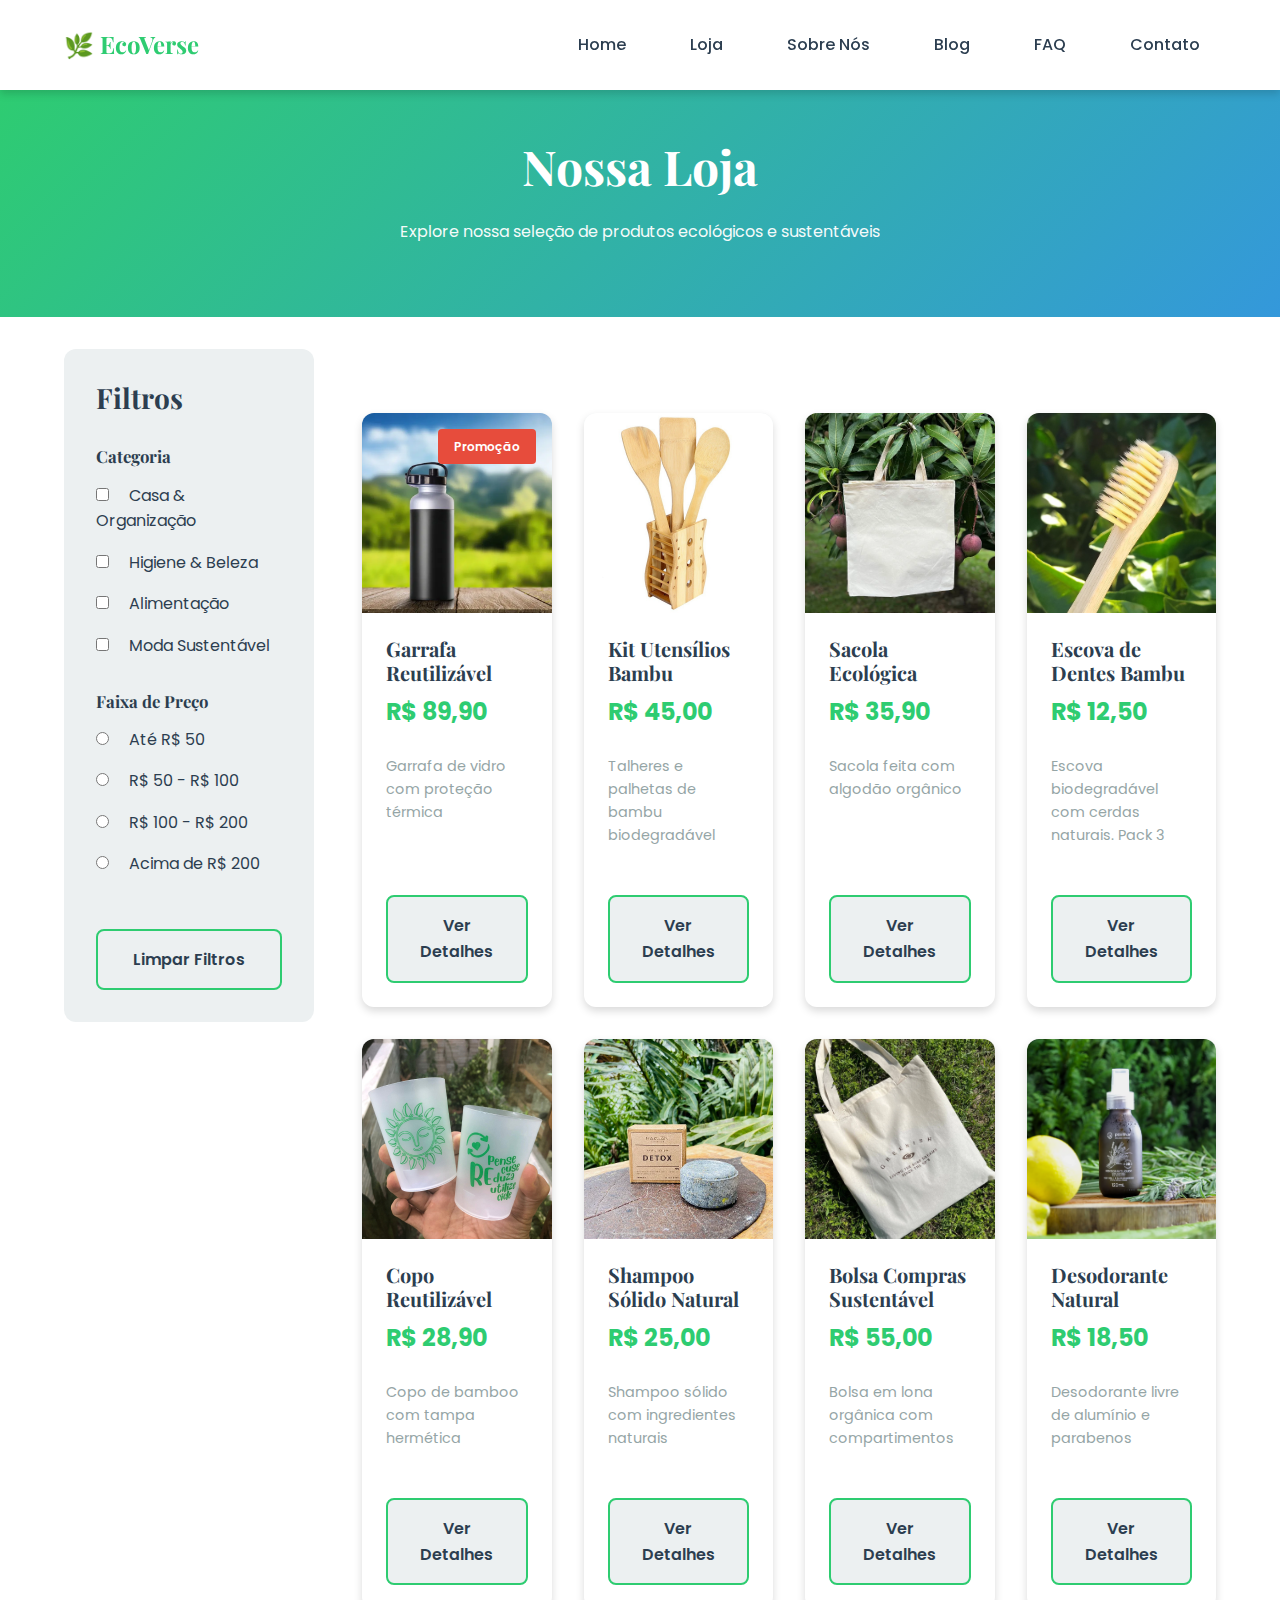
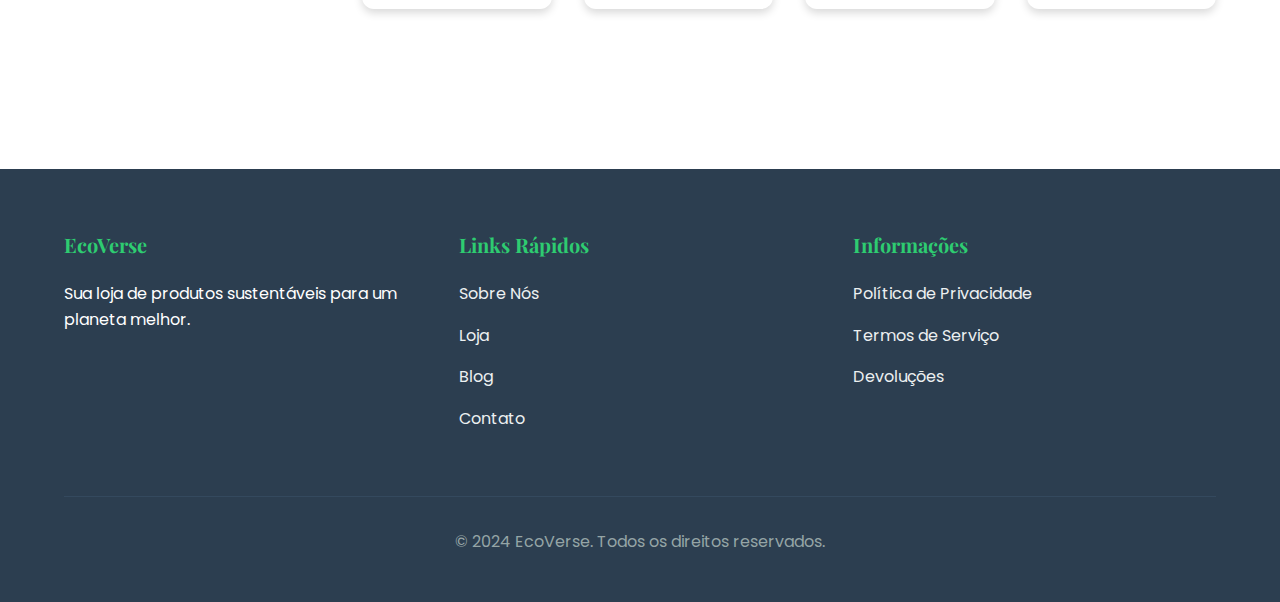
<file: pages/loja.html>
<!DOCTYPE html>
<html lang="pt-BR">
<head>
    <meta charset="UTF-8">
    <meta name="viewport" content="width=device-width, initial-scale=1.0">
    <meta name="description" content="Loja EcoVerse - Todos os produtos sustentáveis">
    <title>Loja - EcoVerse</title>
    <link rel="stylesheet" href="../assets/css/style.min.css">
    <link href="https://fonts.googleapis.com/css2?family=Poppins:wght@300;400;600;700&family=Playfair+Display:wght@700&display=swap" rel="stylesheet">
</head>
<body>
    <!-- Header e Navegação -->
    <header class="header">
        <div class="container">
            <div class="header-content">
                <div class="logo">
                    <h1><a href="../index.html">&#x1f33f; EcoVerse</a></h1>
                </div>
                <nav class="nav-main">
                    <button class="menu-toggle" id="menuToggle" aria-label="Menu">
                        <span></span>
                        <span></span>
                        <span></span>
                    </button>
                    <ul class="nav-menu" id="navMenu">
                        <li><a href="../index.html">Home</a></li>
                        <li><a href="loja.html">Loja</a></li>
                        <li><a href="sobre.html">Sobre Nós</a></li>
                        <li><a href="blog.html">Blog</a></li>
                        <li><a href="faq.html">FAQ</a></li>
                        <li><a href="contato.html">Contato</a></li>
                    </ul>
                </nav>
            </div>
        </div>
    </header>

    <main>
        <!-- Página Título -->
        <section class="page-header">
            <div class="container">
                <h1>Nossa Loja</h1>
                <p>Explore nossa seleção de produtos ecológicos e sustentáveis</p>
            </div>
        </section>

        <!-- Filtros e Vitrine -->
        <section class="shop-section">
            <div class="container">
                <div class="shop-layout">
                    <!-- Sidebar de Filtros -->
                    <aside class="filters-sidebar">
                        <h3>Filtros</h3>
                        
                        <div class="filter-group">
                            <h4>Categoria</h4>
                            <label>
                                <input type="checkbox" class="filter-checkbox" value="casa">
                                Casa & Organização
                            </label>
                            <label>
                                <input type="checkbox" class="filter-checkbox" value="higiene">
                                Higiene & Beleza
                            </label>
                            <label>
                                <input type="checkbox" class="filter-checkbox" value="alimentacao">
                                Alimentação
                            </label>
                            <label>
                                <input type="checkbox" class="filter-checkbox" value="moda">
                                Moda Sustentável
                            </label>
                        </div>

                        <div class="filter-group">
                            <h4>Faixa de Preço</h4>
                            <label>
                                <input type="radio" name="price" value="ate-50">
                                Até R$ 50
                            </label>
                            <label>
                                <input type="radio" name="price" value="50-100">
                                R$ 50 - R$ 100
                            </label>
                            <label>
                                <input type="radio" name="price" value="100-200">
                                R$ 100 - R$ 200
                            </label>
                            <label>
                                <input type="radio" name="price" value="acima-200">
                                Acima de R$ 200
                            </label>
                        </div>

                        <button class="btn btn-secondary" style="width: 100%; margin-top: 20px;">Limpar Filtros</button>
                    </aside>

                    <!-- Grid de Produtos -->
                    <section class="products-container">
                        <div class="products-grid">
                            <article class="product-card">
                                <div class="product-image">
                                    <picture>
                                        <img src="../assets/images/produto-1.webp" alt="Garrafa de água reutilizável">
                                        <source srcset="../assets/images/produto-1.jpg" type="image/jpeg">
                                        
                                    </picture>
                                    <span class="badge">Promoção</span>
                                </div>
                                <h3>Garrafa Reutilizável</h3>
                                <p class="price">R$ 89,90</p>
                                <p class="description">Garrafa de vidro com proteção térmica</p>
                                <a href="produto-detalhe.html?id=1" class="btn btn-secondary">Ver Detalhes</a>
                            </article>

                            <article class="product-card">
                                <div class="product-image">
                                    <picture>
                                        <img src="../assets/images/produto-2.webp" alt="Kit de utensílios de bambu">
                                        <source srcset="../assets/images/produto-2.jpg" type="image/jpeg">
                                        
                                    </picture>
                                </div>
                                <h3>Kit Utensílios Bambu</h3>
                                <p class="price">R$ 45,00</p>
                                <p class="description">Talheres e palhetas de bambu biodegradável</p>
                                <a href="produto-detalhe.html?id=2" class="btn btn-secondary">Ver Detalhes</a>
                            </article>

                            <article class="product-card">
                                <div class="product-image">
                                    <picture>
                                        <img src="../assets/images/produto-3.jpg" alt="Sacola eco-friendly">
                                        <source srcset="../assets/images/produto-3.webp" type="image/webp">
                                        
                                    </picture>
                                </div>
                                <h3>Sacola Ecológica</h3>
                                <p class="price">R$ 35,90</p>
                                <p class="description">Sacola feita com algodão orgânico</p>
                                <a href="produto-detalhe.html?id=3" class="btn btn-secondary">Ver Detalhes</a>
                            </article>

                            <article class="product-card">
                                <div class="product-image">
                                    <picture>
                                        <img src="../assets/images/produto-4.jpg" alt="Escova de dentes de bambu">
                                        <source srcset="../assets/images/produto-4.webp" type="image/webp">
                                        
                                    </picture>
                                </div>
                                <h3>Escova de Dentes Bambu</h3>
                                <p class="price">R$ 12,50</p>
                                <p class="description">Escova biodegradável com cerdas naturais. Pack 3</p>
                                <a href="produto-detalhe.html?id=4" class="btn btn-secondary">Ver Detalhes</a>
                            </article>

                            <article class="product-card">
                                <div class="product-image">
                                    <picture>
                                        <img src="../assets/images/produto-5.jpg" alt="Copo reutilizável">
                                        <source srcset="../assets/images/produto-5.webp" type="image/webp">
                                        
                                    </picture>
                                </div>
                                <h3>Copo Reutilizável</h3>
                                <p class="price">R$ 28,90</p>
                                <p class="description">Copo de bamboo com tampa hermética</p>
                                <a href="produto-detalhe.html?id=5" class="btn btn-secondary">Ver Detalhes</a>
                            </article>

                            <article class="product-card">
                                <div class="product-image">
                                    <picture>
                                        <img src="../assets/images/produto-6.jpg" alt="Shampoo sólido">
                                        <source srcset="../assets/images/produto-6.webp" type="image/webp">
                                        
                                    </picture>
                                </div>
                                <h3>Shampoo Sólido Natural</h3>
                                <p class="price">R$ 25,00</p>
                                <p class="description">Shampoo sólido com ingredientes naturais</p>
                                <a href="produto-detalhe.html?id=6" class="btn btn-secondary">Ver Detalhes</a>
                            </article>

                            <article class="product-card">
                                <div class="product-image">
                                    <picture>
                                        <img src="../assets/images/produto-7.jpg" alt="Bolsa de compras">
                                        <source srcset="../assets/images/produto-7.webp" type="image/webp">
                                        
                                    </picture>
                                </div>
                                <h3>Bolsa Compras Sustentável</h3>
                                <p class="price">R$ 55,00</p>
                                <p class="description">Bolsa em lona orgânica com compartimentos</p>
                                <a href="produto-detalhe.html?id=7" class="btn btn-secondary">Ver Detalhes</a>
                            </article>

                            <article class="product-card">
                                <div class="product-image">
                                    <picture>
                                        <img src="../assets/images/produto-8.jpg" alt="Desodorante natural">
                                        <source srcset="../assets/images/produto-8.webp" type="image/webp">
                                        
                                    </picture>
                                </div>
                                <h3>Desodorante Natural</h3>
                                <p class="price">R$ 18,50</p>
                                <p class="description">Desodorante livre de alumínio e parabenos</p>
                                <a href="produto-detalhe.html?id=8" class="btn btn-secondary">Ver Detalhes</a>
                            </article>
                        </div>
                    </section>
                </div>
            </div>
        </section>
    </main>

    <!-- Footer -->
    <footer class="footer">
        <div class="container">
            <div class="footer-content">
                <div class="footer-section">
                    <h4>EcoVerse</h4>
                    <p>Sua loja de produtos sustentáveis para um planeta melhor.</p>
                </div>
                <nav class="footer-section">
                    <h4>Links Rápidos</h4>
                    <ul>
                        <li><a href="sobre.html">Sobre Nós</a></li>
                        <li><a href="loja.html">Loja</a></li>
                        <li><a href="blog.html">Blog</a></li>
                        <li><a href="contato.html">Contato</a></li>
                    </ul>
                </nav>
                <nav class="footer-section">
                    <h4>Informações</h4>
                    <ul>
                        <li><a href="#">Política de Privacidade</a></li>
                        <li><a href="#">Termos de Serviço</a></li>
                        <li><a href="#">Devoluções</a></li>
                    </ul>
                </nav>
            </div>
            <div class="footer-bottom">
                <p>&copy; 2024 EcoVerse. Todos os direitos reservados.</p>
            </div>
        </div>
    </footer>

    <script src="../assets/js/main.min.js"></script>
</body>
</html>
</file>
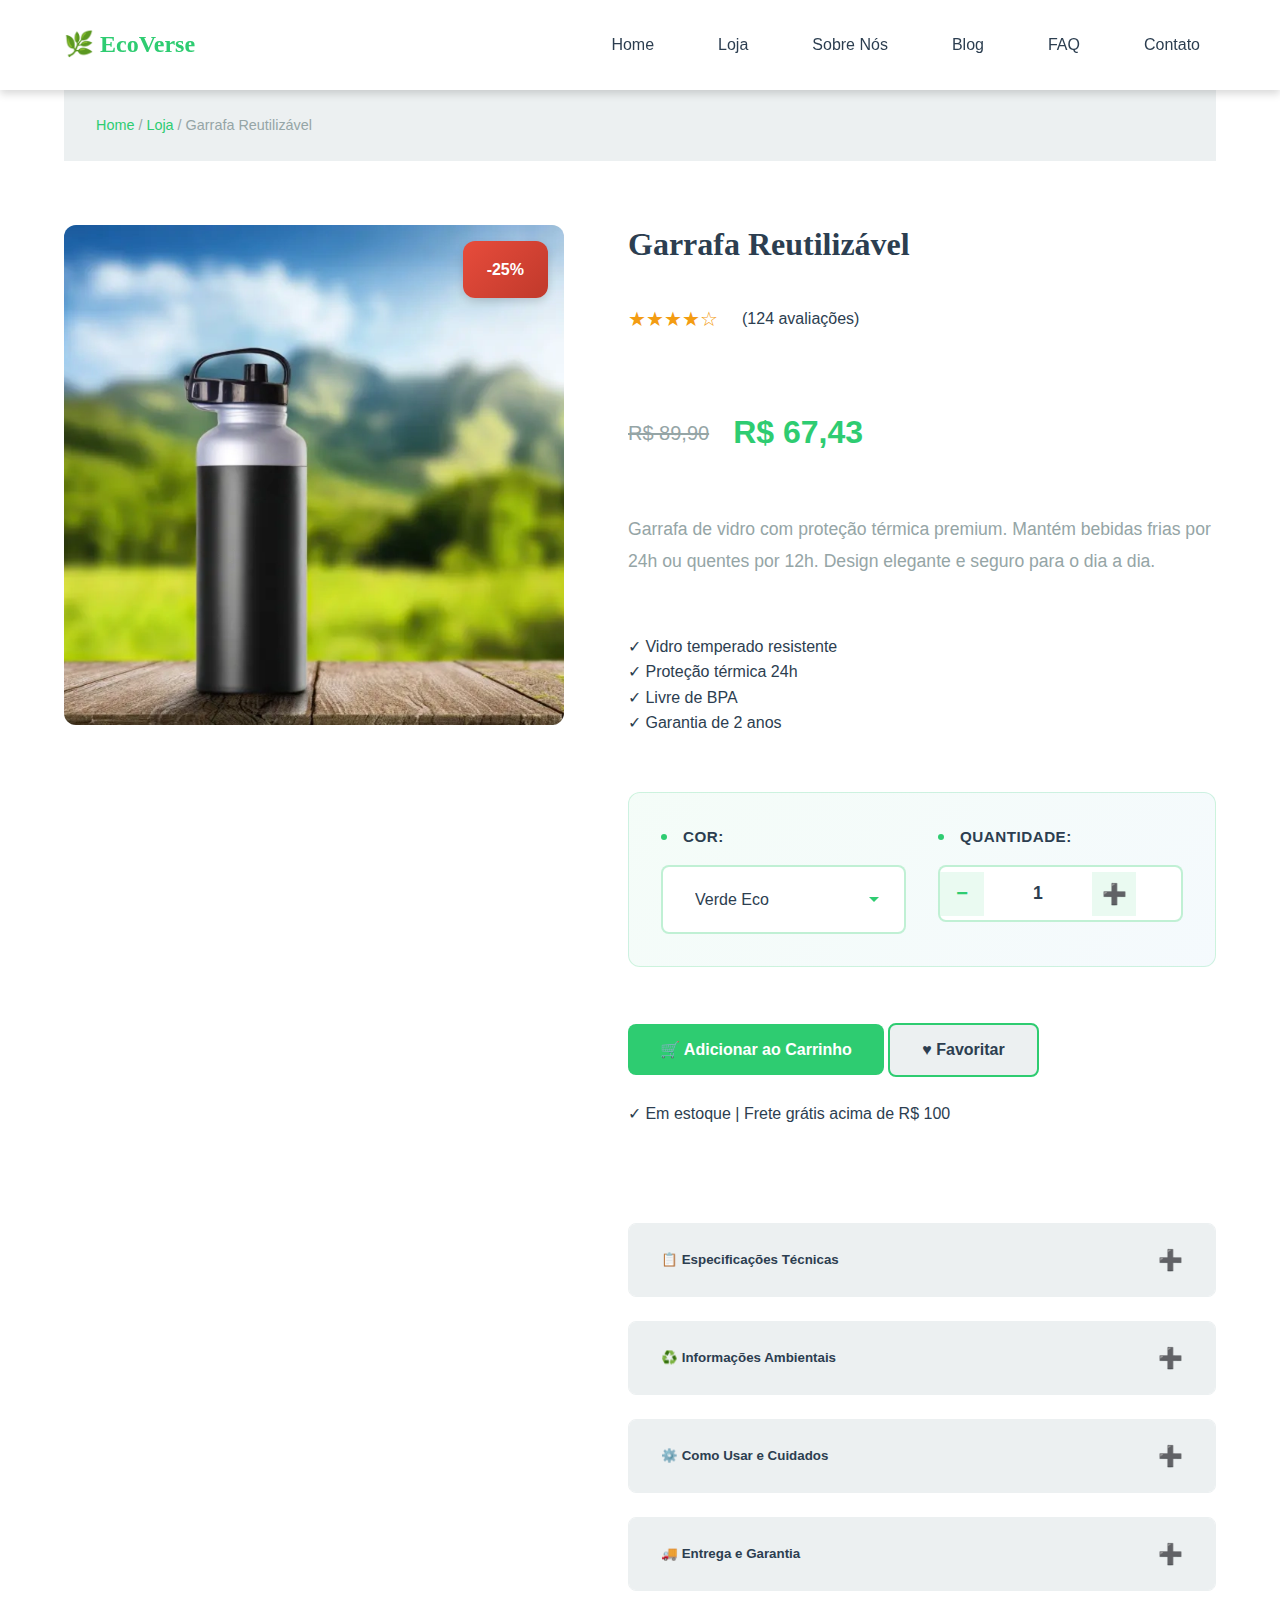
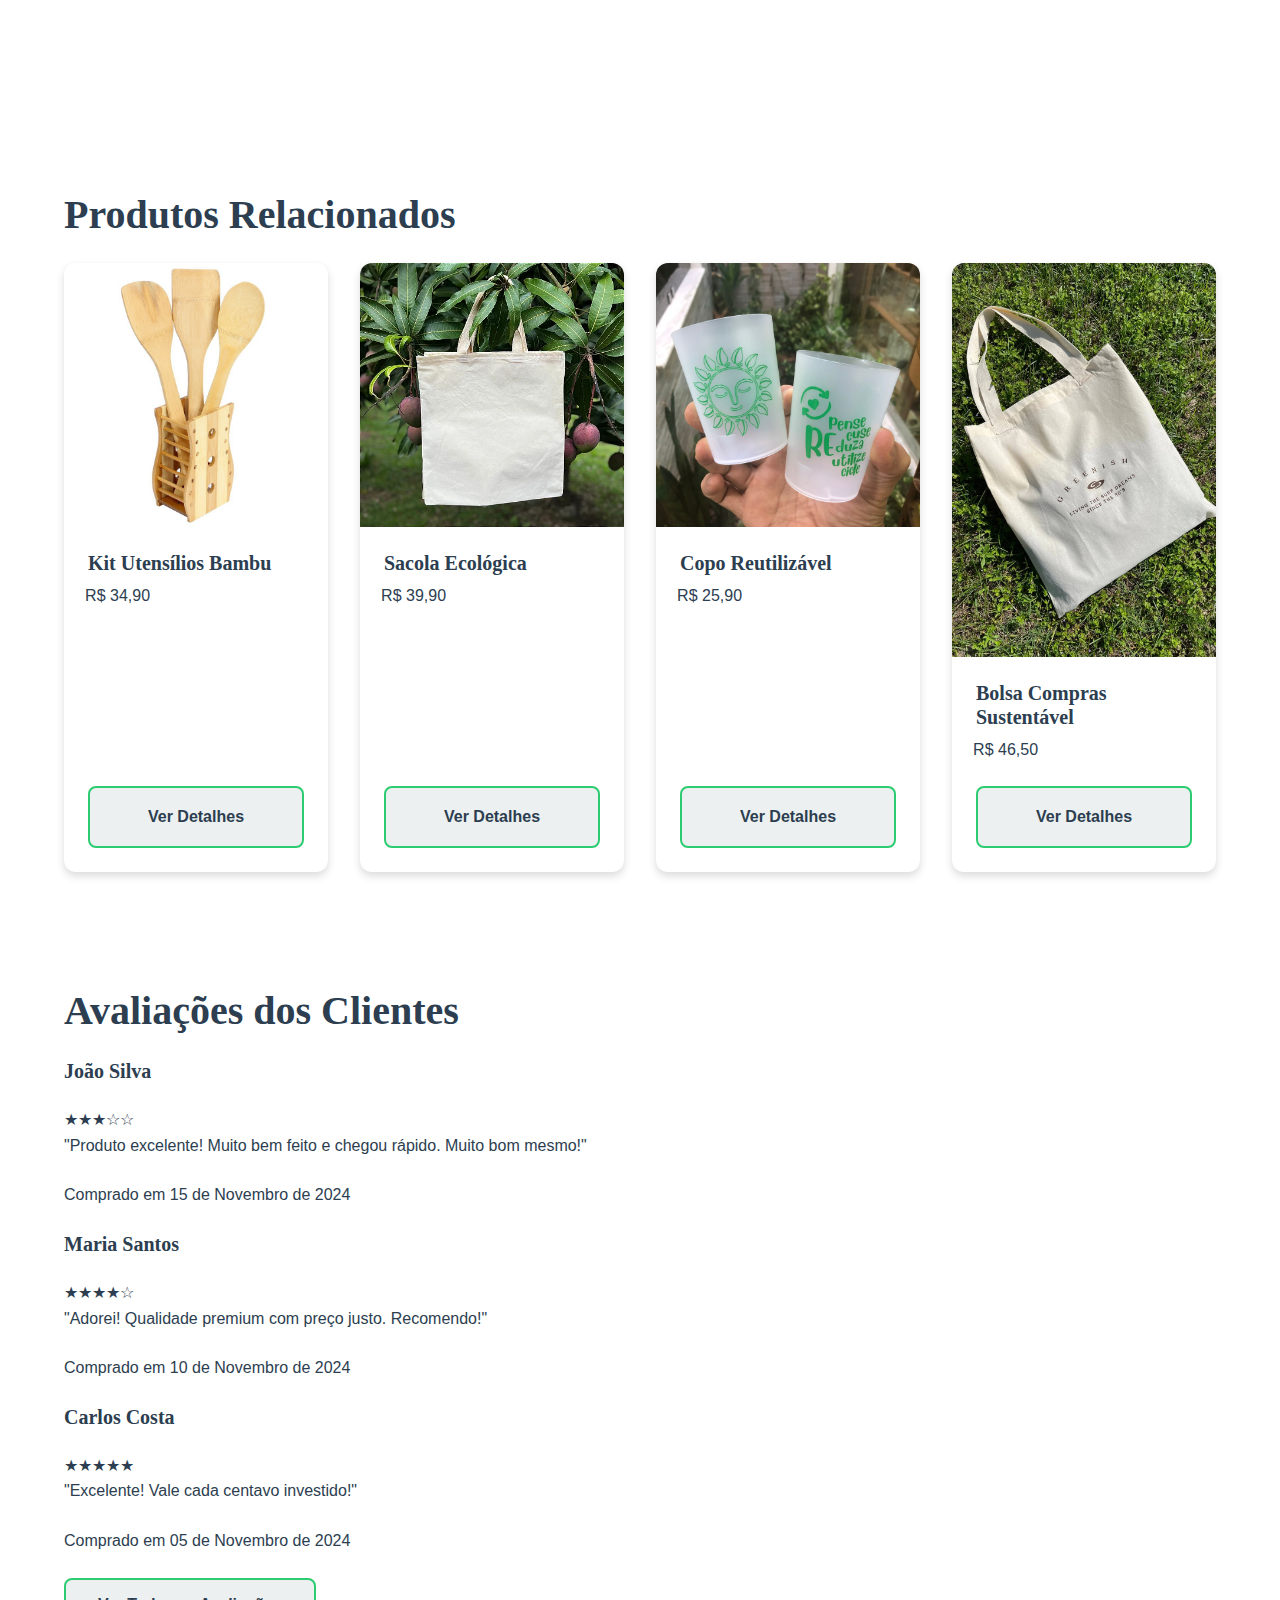
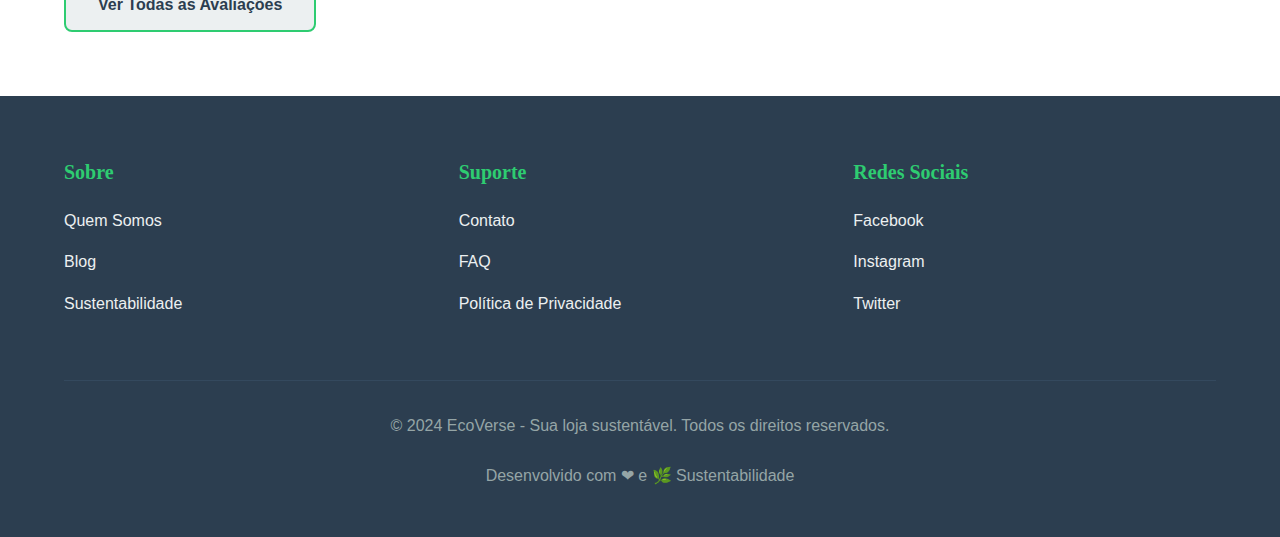
<file: pages/produto-detalhe.html>
<!DOCTYPE html>
<html lang="pt-BR">
<head>
    <meta charset="UTF-8">
    <meta name="viewport" content="width=device-width, initial-scale=1.0">
    <title>Detalhes do Produto - EcoVerse</title>
    <meta name="description" content="Conheça os detalhes e especificações completas de nossos produtos eco-friendly.">
    <link rel="stylesheet" href="../assets/css/style.min.css">
</head>
<body>
    <!-- Header e Navegação -->
    <header class="header">
        <div class="container">
            <div class="header-content">
                <div class="logo">
                    <h1><a href="../index.html">&#x1f33f; EcoVerse</a></h1>
                </div>
                <nav class="nav-main">
                    <button class="menu-toggle" id="menuToggle" aria-label="Menu">
                        <span></span>
                        <span></span>
                        <span></span>
                    </button>
                    <ul class="nav-menu" id="navMenu">
                        <li><a href="../index.html">Home</a></li>
                        <li><a href="loja.html">Loja</a></li>
                        <li><a href="sobre.html">Sobre Nós</a></li>
                        <li><a href="blog.html">Blog</a></li>
                        <li><a href="faq.html">FAQ</a></li>
                        <li><a href="contato.html">Contato</a></li>
                    </ul>
                </nav>
            </div>
        </div>
    </header>

    <!-- Main Content -->
    <main class="container">
        <!-- Breadcrumb -->
        <nav class="breadcrumb" aria-label="Navegação">
            <a href="../index.html">Home</a>
            <span>/</span>
            <a href="loja.html">Loja</a>
            <span>/</span>
            <span id="breadcrumbProduct">Produto</span>
        </nav>

        <!-- Product Detail Section -->
        <section class="product-detail">
            <!-- Gallery - ESQUERDA -->
            <div class="product-gallery">
                <div class="main-image-container">
                    <picture>
                        <img id="mainImage" src="../assets/images/produto-1.webp" alt="Imagem principal do produto" class="main-image">
                        <source srcset="../assets/images/produto-1.webp" type="image/webp">
                    </picture>
                    <span class="badge-discount" id="discountBadge">-25%</span>
                </div>
                
                <div class="thumbnails" id="thumbnailsContainer">
                    <!-- Thumbnails carregados dinamicamente -->
                </div>
            </div>

            <!-- Product Info - DIREITA -->
            <div class="product-info">
                <!-- Title and Rating -->
                <h1 class="product-title" id="productTitle">Carregando...</h1>
                
                <div class="product-rating">
                    <div class="stars" id="productStars">★★★★★</div>
                    <span class="rating-text" id="productRating">(0 avaliações)</span>
                </div>

                <!-- Price Section -->
                <div class="price-section">
                    <div class="price">
                        <span class="original-price" id="originalPrice">R$ 0,00</span>
                        <span class="current-price" id="currentPrice">R$ 0,00</span>
                    </div>
                </div>

                <!-- Description -->
                <p class="product-description" id="productDescription">Carregando...</p>

                <!-- Features -->
                <div class="features" id="featuresContainer">
                    <!-- Features carregados dinamicamente -->
                </div>

                <!-- Options -->
                <div class="product-options">
                    <div class="option-group">
                        <label for="color">Cor:</label>
                        <select id="color" class="option-select">
                            <option value="verde">Verde Eco</option>
                            <option value="azul">Azul Oceano</option>
                            <option value="branco">Branco Natural</option>
                            <option value="cinza">Cinza Carvão</option>
                        </select>
                    </div>

                    <div class="option-group">
                        <label for="quantity">Quantidade:</label>
                        <div class="quantity-selector">
                            <button class="qty-btn" id="decreaseQty">&#8722;</button>
                            <input type="number" id="quantity" value="1" min="1" max="50">
                            <button class="qty-btn" id="increaseQty">&#10133;</button>
                        </div>
                    </div>
                </div>

                <!-- Add to Cart -->
                <div class="product-actions">
                    <button class="btn btn-primary btn-large" id="addToCartBtn">
                        &#x1f6d2; Adicionar ao Carrinho
                    </button>
                    <button class="btn btn-secondary btn-large" id="favoriteBtn">
                        ♥ Favoritar
                    </button>
                </div>

                <!-- Stock Status -->
                <p class="stock-status">
                    <span class="stock-available">✓ Em estoque</span> | 
                    <span>Frete grátis acima de R$ 100</span>
                </p>

                <!-- Accordion - Product Details -->
                <section class="accordion">
                    <div class="accordion-item">
                        <button class="accordion-header" onclick="toggleAccordion(event)">
                            &#x1f4cb; Especificações Técnicas
                            <span class="accordion-icon">&#10133;</span>
                        </button>
                        <div class="accordion-content">
                            <div class="specifications" id="specifications">
                                <!-- Especificações carregadas dinamicamente -->
                            </div>
                        </div>
                    </div>

                    <div class="accordion-item">
                        <button class="accordion-header" onclick="toggleAccordion(event)">
                            ♻️ Informações Ambientais
                            <span class="accordion-icon">&#10133;</span>
                        </button>
                        <div class="accordion-content">
                            <ul class="environmental-info" id="environmentalInfo">
                                <!-- Info ambiental carregadas dinamicamente -->
                            </ul>
                        </div>
                    </div>

                    <div class="accordion-item">
                        <button class="accordion-header" onclick="toggleAccordion(event)">
                            ⚙️ Como Usar e Cuidados
                            <span class="accordion-icon">&#10133;</span>
                        </button>
                        <div class="accordion-content">
                            <div class="usage-instructions">
                                <h4>Instruções de Uso:</h4>
                                <ol id="usageSteps">
                                    <!-- Steps carregados dinamicamente -->
                                </ol>
                                
                                <h4 style="padding-top: 5%">Dicas de Cuidado:</h4>
                                <ul id="careTips">
                                    <!-- Tips carregados dinamicamente -->
                                </ul>
                            </div>
                        </div>
                    </div>

                    <div class="accordion-item">
                        <button class="accordion-header" onclick="toggleAccordion(event)">
                            &#x1f69a; Entrega e Garantia
                            <span class="accordion-icon">&#10133;</span>
                        </button>
                        <div class="accordion-content">
                            <div class="delivery-warranty">
                                <h4>Entrega:</h4>
                                <ul>
                                    <li>&#x1f4cd; Entrega em todo Brasil</li>
                                    <li>&#x1f4e6; Prazo: 5-7 dias úteis</li>
                                    <li>&#x1f69a; Frete grátis acima de R$ 100</li>
                                    <li>&#x1f4b3; Parcelamento em até 12x</li>
                                </ul>
                                
                                <h4 style="padding-top: 5%">Garantia:</h4>
                                <ul>
                                    <li>2 anos de garantia</li>
                                    <li>Troca garantida se defeituosa</li>
                                    <li>Satisfação 100% garantida</li>
                                    <li>Suporte ao cliente 24/7</li>
                                </ul>
                            </div>
                        </div>
                    </div>
                </section>
            </div>
        </section>

        <!-- Related Products -->
        <section class="related-products">
            <h2>Produtos Relacionados</h2>
            <div class="products-grid" id="relatedProductsGrid">
                <!-- Produtos relacionados carregados dinamicamente -->
            </div>
        </section>

        <!-- Customer Reviews -->
        <section class="customer-reviews" style="padding-top: 10%;">
            <h2>Avaliações dos Clientes</h2>
            <div class="reviews-container">
                <div class="review-item">
                    <div class="review-header">
                        <h4>João Silva</h4>
                        <div class="review-stars">
                            &#9733;&#9733;&#9733;&#9734;&#9734;
                        </div>
                    </div>
                    <p class="review-text">
                        "Produto excelente! Muito bem feito e chegou rápido. Muito bom mesmo!"
                    </p>
                    <p class="review-date">Comprado em 15 de Novembro de 2024</p>
                </div>

                <div class="review-item">
                    <div class="review-header">
                        <h4>Maria Santos</h4>
                        <div class="review-stars">
                            &#9733;&#9733;&#9733;&#9733;&#9734;
                        </div>
                    </div>
                    <p class="review-text">
                        "Adorei! Qualidade premium com preço justo. Recomendo!"
                    </p>
                    <p class="review-date">Comprado em 10 de Novembro de 2024</p>
                </div>

                <div class="review-item">
                    <div class="review-header">
                        <h4>Carlos Costa</h4>
                        <div class="review-stars">
                            &#9733;&#9733;&#9733;&#9733;&#9733;
                        </div>
                    </div>
                    <p class="review-text">
                        "Excelente! Vale cada centavo investido!"
                    </p>
                    <p class="review-date">Comprado em 05 de Novembro de 2024</p>
                </div>
            </div>

            <button class="btn btn-secondary">Ver Todas as Avaliações</button>
        </section>
    </main>

    <!-- Footer -->
    <footer class="footer">
        <div class="container">
            <div class="footer-content">
                <nav class="footer-section">
                    <h4>Sobre</h4>
                    <ul>
                        <li><a href="sobre.html">Quem Somos</a></li>
                        <li><a href="#blog">Blog</a></li>
                        <li><a href="#sustentabilidade">Sustentabilidade</a></li>
                    </ul>
                </nav>

                <nav class="footer-section">
                    <h4>Suporte</h4>
                    <ul>
                        <li><a href="contato.html">Contato</a></li>
                        <li><a href="faq.html">FAQ</a></li>
                        <li><a href="#politica">Política de Privacidade</a></li>
                    </ul>
                </nav>

                <nav class="footer-section">
                    <h4>Redes Sociais</h4>
                    <ul>
                        <li><a href="#facebook">Facebook</a></li>
                        <li><a href="#instagram">Instagram</a></li>
                        <li><a href="#twitter">Twitter</a></li>
                    </ul>
                </nav>
            </div>

            <div class="footer-bottom">
                <p>&copy; 2024 EcoVerse - Sua loja sustentável. Todos os direitos reservados.</p>
                <p>Desenvolvido com &#10084; e &#x1f33f; Sustentabilidade</p>
            </div>
        </div>
    </footer>

    <!-- Scripts -->
    <script src="../assets/js/main.min.js"></script>
    <script src="../assets/js/produto-detalhe.min.js"></script>
</body>
</html>
</file>
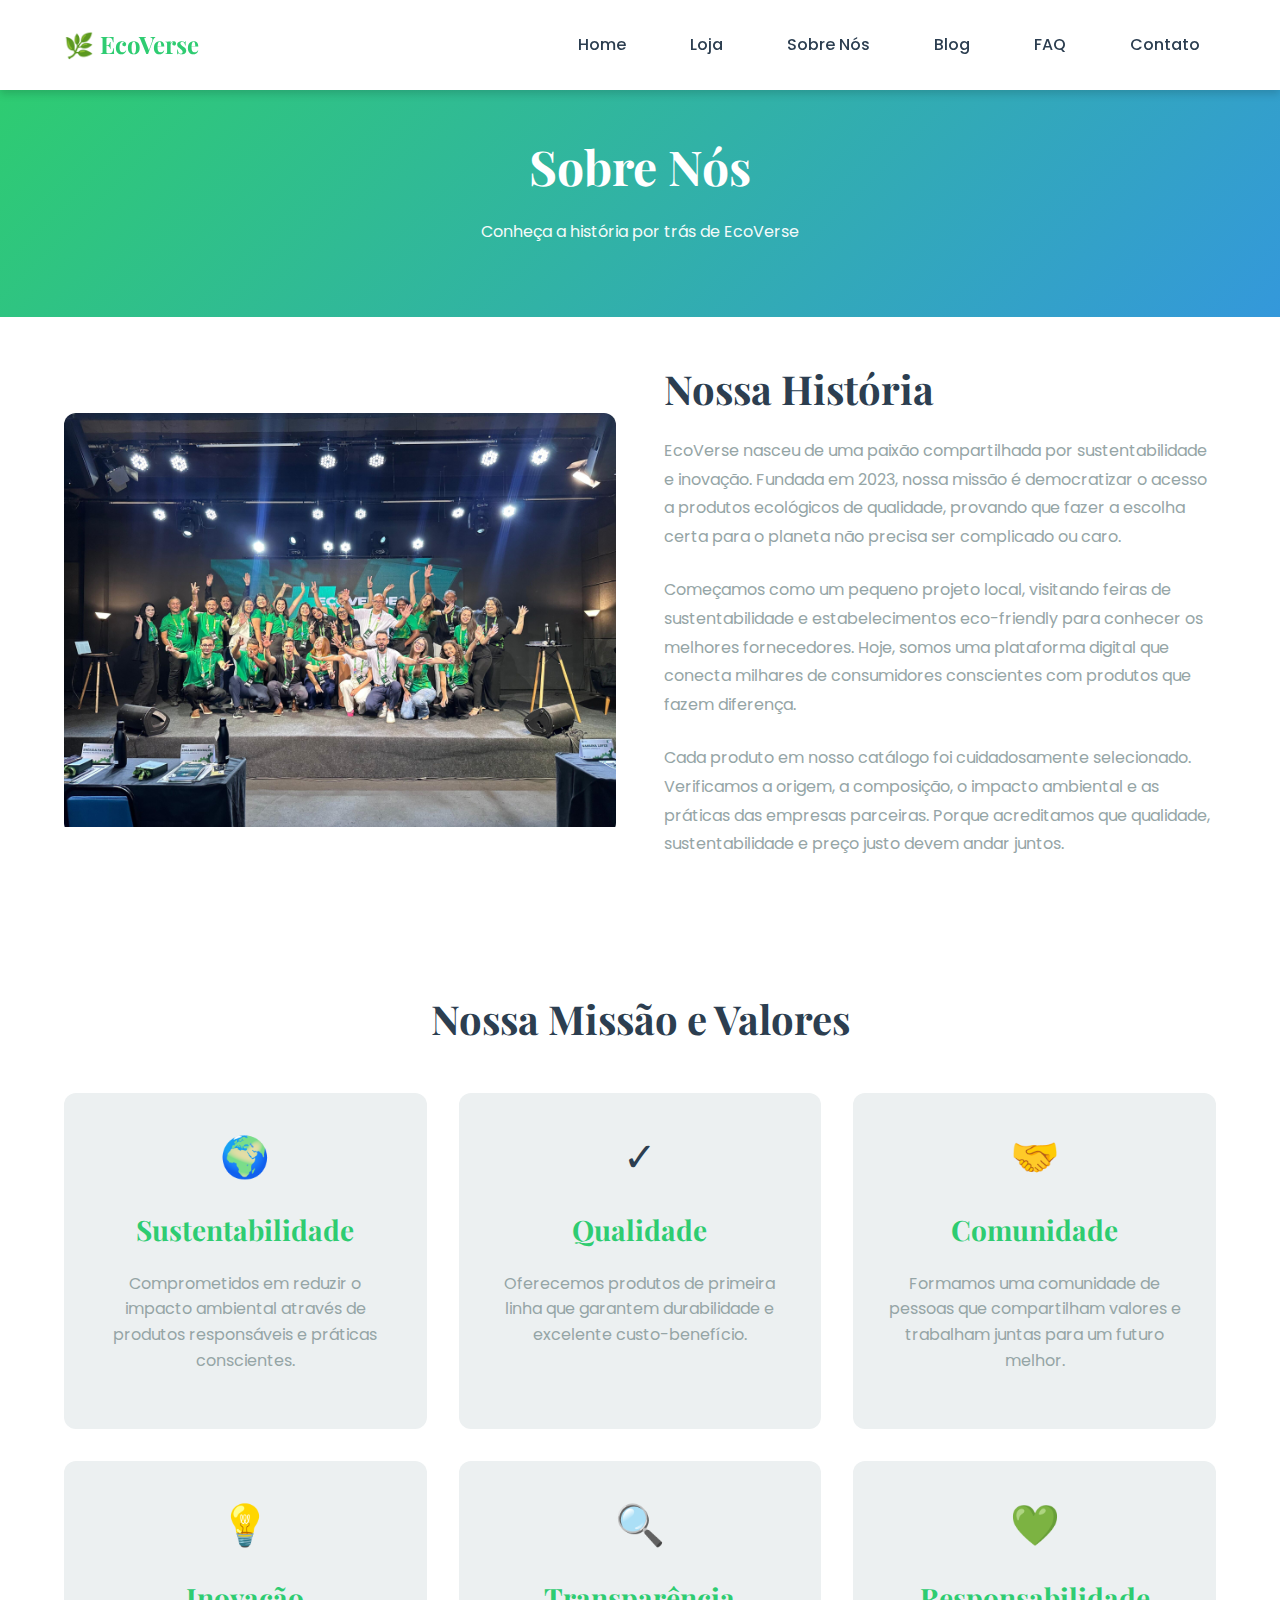
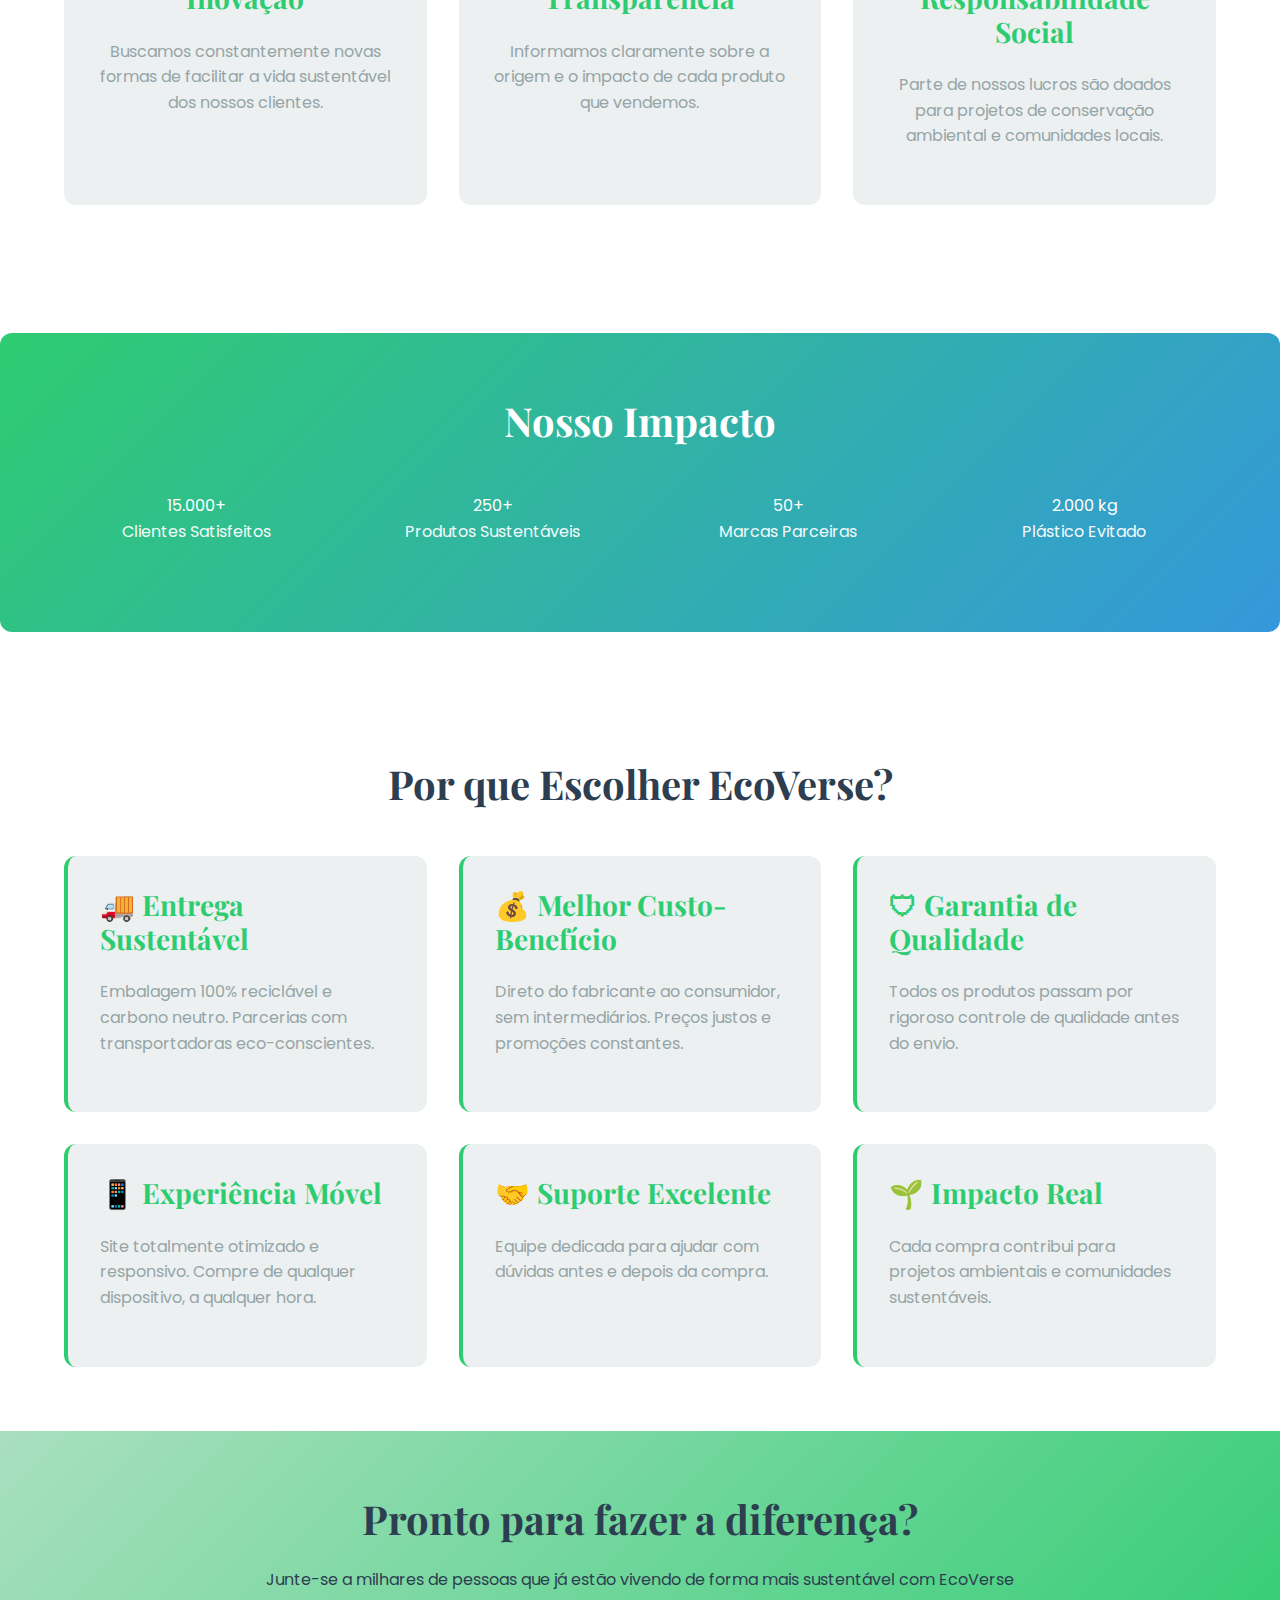
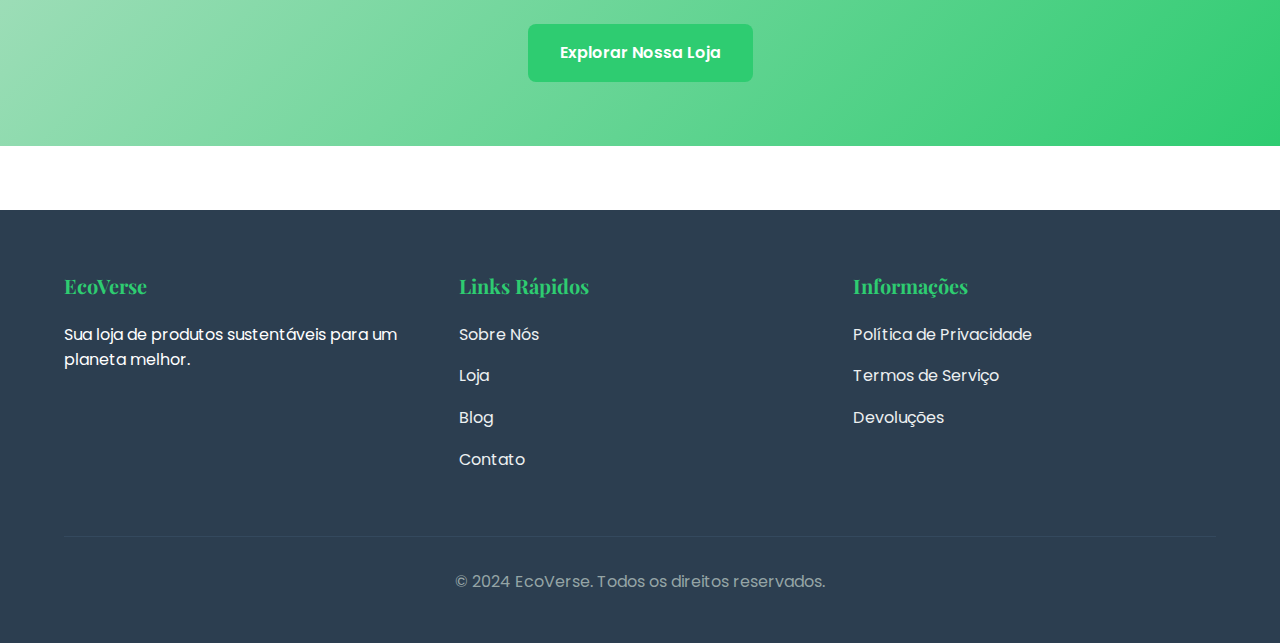
<file: pages/sobre.html>
<!DOCTYPE html>
<html lang="pt-BR">
<head>
    <meta charset="UTF-8">
    <meta name="viewport" content="width=device-width, initial-scale=1.0">
    <meta name="description" content="Sobre Nós - EcoVerse, nossa história e missão">
    <title>Sobre Nós - EcoVerse</title>
    <link rel="stylesheet" href="../assets/css/style.min.css">
    <link href="https://fonts.googleapis.com/css2?family=Poppins:wght@300;400;600;700&family=Playfair+Display:wght@700&display=swap" rel="stylesheet">
</head>
<body>
    <!-- Header e Navegação -->
    <header class="header">
        <div class="container">
            <div class="header-content">
                <div class="logo">
                    <h1><a href="../index.html">&#x1f33f; EcoVerse</a></h1>
                </div>
                <nav class="nav-main">
                    <button class="menu-toggle" id="menuToggle" aria-label="Menu">
                        <span></span>
                        <span></span>
                        <span></span>
                    </button>
                    <ul class="nav-menu" id="navMenu">
                        <li><a href="../index.html">Home</a></li>
                        <li><a href="loja.html">Loja</a></li>
                        <li><a href="sobre.html">Sobre Nós</a></li>
                        <li><a href="blog.html">Blog</a></li>
                        <li><a href="faq.html">FAQ</a></li>
                        <li><a href="contato.html">Contato</a></li>
                    </ul>
                </nav>
            </div>
        </div>
    </header>

    <main>
        <!-- Página Título -->
        <section class="page-header">
            <div class="container">
                <h1>Sobre Nós</h1>
                <p>Conheça a história por trás de EcoVerse</p>
            </div>
        </section>

        <!-- Nossa História -->
        <section class="about-story">
            <div class="container">
                <div class="about-grid">
                    <div class="about-content">
                        <h2>Nossa História</h2>
                        <p class="about-us_description">
                            EcoVerse nasceu de uma paixão compartilhada por sustentabilidade e inovação. Fundada em 2023, nossa missão é democratizar o acesso a produtos ecológicos de qualidade, provando que fazer a escolha certa para o planeta não precisa ser complicado ou caro.
                        </p>
                        <p class="about-us_description">
                            Começamos como um pequeno projeto local, visitando feiras de sustentabilidade e estabelecimentos eco-friendly para conhecer os melhores fornecedores. Hoje, somos uma plataforma digital que conecta milhares de consumidores conscientes com produtos que fazem diferença.
                        </p>
                        <p class="about-us_description">
                            Cada produto em nosso catálogo foi cuidadosamente selecionado. Verificamos a origem, a composição, o impacto ambiental e as práticas das empresas parceiras. Porque acreditamos que qualidade, sustentabilidade e preço justo devem andar juntos.
                        </p>
                    </div>
                    <div class="about-image">
                        <picture>
                            <img src="../assets/images/about-hero.jpg" alt="Equipe EcoVerse">
                            <source srcset="../assets/images/about-hero.webp" type="image/webp">
                            
                        </picture>
                    </div>
                </div>
            </div>
        </section>

        <!-- Nossa Missão e Valores -->
        <section class="mission-values">
            <div class="container">
                <h2 style="text-align: center; margin-bottom: 50px;">Nossa Missão e Valores</h2>
                <div class="values-grid">
                    <article class="value-card">
                        <div class="value-icon">&#x1f30d;</div>
                        <h3>Sustentabilidade</h3>
                        <p>Comprometidos em reduzir o impacto ambiental através de produtos responsáveis e práticas conscientes.</p>
                    </article>
                    <article class="value-card">
                        <div class="value-icon">✓</div>
                        <h3>Qualidade</h3>
                        <p>Oferecemos produtos de primeira linha que garantem durabilidade e excelente custo-benefício.</p>
                    </article>
                    <article class="value-card">
                        <div class="value-icon">&#x1f91d;</div>
                        <h3>Comunidade</h3>
                        <p>Formamos uma comunidade de pessoas que compartilham valores e trabalham juntas para um futuro melhor.</p>
                    </article>
                    <article class="value-card">
                        <div class="value-icon">&#x1f4a1;</div>
                        <h3>Inovação</h3>
                        <p>Buscamos constantemente novas formas de facilitar a vida sustentável dos nossos clientes.</p>
                    </article>
                    <article class="value-card">
                        <div class="value-icon">&#x1f50d;</div>
                        <h3>Transparência</h3>
                        <p>Informamos claramente sobre a origem e o impacto de cada produto que vendemos.</p>
                    </article>
                    <article class="value-card">
                        <div class="value-icon">&#x1f49a;</div>
                        <h3>Responsabilidade Social</h3>
                        <p>Parte de nossos lucros são doados para projetos de conservação ambiental e comunidades locais.</p>
                    </article>
                </div>
            </div>
        </section>

        <!-- Números Importantes -->
        <section class="about-stats">
            <div class="container">
                <h2>Nosso Impacto</h2>
                <div class="stats-grid">
                    <div class="stat-item">
                        <div class="stat-number">15.000+</div>
                        <p>Clientes Satisfeitos</p>
                    </div>
                    <div class="stat-item">
                        <div class="stat-number">250+</div>
                        <p>Produtos Sustentáveis</p>
                    </div>
                    <div class="stat-item">
                        <div class="stat-number">50+</div>
                        <p>Marcas Parceiras</p>
                    </div>
                    <div class="stat-item">
                        <div class="stat-number">2.000 kg</div>
                        <p>Plástico Evitado</p>
                    </div>
                </div>
            </div>
        </section>

        <!-- Por que Escolher EcoVerse -->
        <section class="why-choose">
            <div class="container">
                <h2>Por que Escolher EcoVerse?</h2>
                <div class="why-grid">
                    <div class="why-item">
                        <h3>&#x1f69a; Entrega Sustentável</h3>
                        <p>Embalagem 100% reciclável e carbono neutro. Parcerias com transportadoras eco-conscientes.</p>
                    </div>
                    <div class="why-item">
                        <h3>&#x1f4b0; Melhor Custo-Benefício</h3>
                        <p>Direto do fabricante ao consumidor, sem intermediários. Preços justos e promoções constantes.</p>
                    </div>
                    <div class="why-item">
                        <h3>&#x1f6e1; Garantia de Qualidade</h3>
                        <p>Todos os produtos passam por rigoroso controle de qualidade antes do envio.</p>
                    </div>
                    <div class="why-item">
                        <h3>&#x1f4f1; Experiência Móvel</h3>
                        <p>Site totalmente otimizado e responsivo. Compre de qualquer dispositivo, a qualquer hora.</p>
                    </div>
                    <div class="why-item">
                        <h3>&#x1f91d; Suporte Excelente</h3>
                        <p>Equipe dedicada para ajudar com dúvidas antes e depois da compra.</p>
                    </div>
                    <div class="why-item">
                        <h3>&#x1f331; Impacto Real</h3>
                        <p>Cada compra contribui para projetos ambientais e comunidades sustentáveis.</p>
                    </div>
                </div>
            </div>
        </section>

        <!-- Call to Action -->
        <section class="cta-about-footer">
            <div class="container">
                <h2>Pronto para fazer a diferença?</h2>
                <p>Junte-se a milhares de pessoas que já estão vivendo de forma mais sustentável com EcoVerse</p>
                <a href="loja.html" class="btn btn-primary">Explorar Nossa Loja</a>
            </div>
        </section>
    </main>

    <!-- Footer -->
    <footer class="footer">
        <div class="container">
            <div class="footer-content">
                <div class="footer-section">
                    <h4>EcoVerse</h4>
                    <p>Sua loja de produtos sustentáveis para um planeta melhor.</p>
                </div>
                <nav class="footer-section">
                    <h4>Links Rápidos</h4>
                    <ul>
                        <li><a href="sobre.html">Sobre Nós</a></li>
                        <li><a href="loja.html">Loja</a></li>
                        <li><a href="blog.html">Blog</a></li>
                        <li><a href="contato.html">Contato</a></li>
                    </ul>
                </nav>
                <nav class="footer-section">
                    <h4>Informações</h4>
                    <ul>
                        <li><a href="#">Política de Privacidade</a></li>
                        <li><a href="#">Termos de Serviço</a></li>
                        <li><a href="#">Devoluções</a></li>
                    </ul>
                </nav>
            </div>
            <div class="footer-bottom">
                <p>&copy; 2024 EcoVerse. Todos os direitos reservados.</p>
            </div>
        </div>
    </footer>

    <script src="../assets/js/main.min.js"></script>
</body>
</html>
</file>
<file: assets/css/style.min.css>
.contact-form,.form-group,.map-placeholder h3,.mb-2,.product-features h3,.product-sharing h3,h1,h2,h3,h4,h5,h6,p{margin-bottom:var(--spacing-md)}.header,body{background-color:var(--color-white)}.menu-toggle,.nav-menu.active{display:flex}.nav-menu li a,body,h1,h2,h3,h4,h5,h6{color:var(--color-dark)}.menu-toggle span,.nav-menu li a{transition:all var(--transition-base)}.btn,body{font-family:var(--font-primary)}.footer-section ul,.nav-menu,.product-features ul{list-style:none}.badge,.blog-category,.btn,.contact-item a,.discount,.form-group label,.product-status,.quantity-selector label,.read-more{font-weight:600}*{margin:0;padding:0;box-sizing:border-box}:root{--color-primary:#2ecc71;--color-primary-dark:#27ae60;--color-primary-light:#a9dfbf;--color-secondary:#3498db;--color-secondary-dark:#2980b9;--color-accent:#e74c3c;--color-accent-dark:#c0392b;--color-dark:#2c3e50;--color-dark-light:#34495e;--color-gray:#95a5a6;--color-light-gray:#ecf0f1;--color-white:#ffffff;--font-primary:'Poppins',sans-serif;--font-display:'Playfair Display',serif;--spacing-xs:0.5rem;--spacing-sm:1rem;--spacing-md:1.5rem;--spacing-lg:2rem;--spacing-xl:3rem;--spacing-2xl:4rem;--shadow-sm:0 2px 4px rgba(0, 0, 0, 0.1);--shadow-md:0 4px 8px rgba(0, 0, 0, 0.15);--shadow-lg:0 8px 16px rgba(0, 0, 0, 0.2);--shadow-xl:0 12px 24px rgba(0, 0, 0, 0.25);--radius-sm:4px;--radius-md:8px;--radius-lg:12px;--radius-full:50%;--transition-fast:0.2s ease;--transition-base:0.3s ease;--transition-slow:0.5s ease}html{scroll-behavior:smooth}body{line-height:1.6;font-size:16px}h1,h2,h3,h4,h5,h6{font-family:var(--font-display);font-weight:700;line-height:1.2}h1{font-size:2rem}h2{font-size:1.75rem}.logo h1,.product-card .price,h3{font-size:1.5rem}h4{font-size:1.25rem}a{color:var(--color-primary);text-decoration:none;transition:color var(--transition-base)}a:hover{color:var(--color-primary-dark)}.breadcrumb a,.footer-section a:hover,.logo a,.logo h1,.nav-menu li a:hover,.product-card .price{color:var(--color-primary)}.container{width:100%;max-width:1200px;margin:0 auto;padding:0 var(--spacing-sm)}.header{box-shadow:var(--shadow-md);position:sticky;top:0;z-index:100}.header-content{display:flex;justify-content:space-between;align-items:center;padding:var(--spacing-md) 0}.logo h1{margin:0}.menu-toggle{flex-direction:column;background:0 0;border:none;cursor:pointer;gap:5px;padding:0}.carousel-next:hover,.carousel-prev:hover,.nav-menu{background-color:var(--color-white)}.menu-toggle span{width:25px;height:3px;background-color:var(--color-dark);border-radius:var(--radius-sm)}.menu-toggle.active span:first-child{transform:rotate(45deg) translate(8px,8px)}.menu-toggle.active span:nth-child(2){opacity:0}.menu-toggle.active span:nth-child(3){transform:rotate(-45deg) translate(8px,-8px)}.nav-main{position:relative}.nav-menu{display:none;position:absolute;top:calc(100% + 8px);left:-200px;flex-direction:column;gap:0;border-radius:var(--radius-md);box-shadow:var(--shadow-lg);min-width:220px;z-index:99}.carousel,.hero-banner{position:relative}.nav-menu li{border-bottom:1px solid var(--color-light-gray)}.nav-menu li:last-child{border-bottom:none}.nav-menu li a{display:block;padding:var(--spacing-md) var(--spacing-lg);font-weight:500;white-space:nowrap}.nav-menu li a:hover{background-color:var(--color-primary-light);padding-left:calc(var(--spacing-lg) + 4px)}.hero-banner{height:350px;overflow:hidden}.carousel,.carousel-content,.carousel-item{width:100%;height:100%}.carousel-item{display:none;position:absolute;top:0;left:0;opacity:0;transition:opacity var(--transition-slow)}.btn,.carousel-dot,.carousel-next,.carousel-prev,.product-card{transition:all var(--transition-base)}.carousel-item.active{display:flex;opacity:1}.carousel-content{display:flex;flex-direction:column;justify-content:center;align-items:center;text-align:center;color:var(--color-white);padding:var(--spacing-xl) var(--spacing-md);gap:var(--spacing-md)}.carousel-content h2{color:var(--color-white);font-size:1.5rem;margin:0;line-height:1.3}.carousel-content p{color:var(--color-white);margin:0;font-size:.95rem;max-width:90%;line-height:1.5}.carousel-controls{position:absolute;bottom:var(--spacing-md);left:50%;transform:translateX(-50%);display:flex;gap:var(--spacing-sm);align-items:center;z-index:10}.carousel-next,.carousel-prev{background-color:rgba(255,255,255,.7);color:var(--color-dark);border:none;width:40px;height:40px;border-radius:var(--radius-full);font-size:1.25rem;cursor:pointer;display:flex;align-items:center;justify-content:center}.carousel-dots{display:flex;gap:var(--spacing-xs)}.carousel-dot{width:10px;height:10px;border-radius:var(--radius-full);background-color:rgba(255,255,255,.5);cursor:pointer}.carousel-dot.active,.product-card{background-color:var(--color-white)}.carousel-dot.active{width:30px;border-radius:5px}.featured-products,.mission-values,.products-container,.why-choose{padding:var(--spacing-2xl) 0}.featured-products h2{text-align:center;margin-bottom:var(--spacing-sm)}.section-subtitle{text-align:center;color:var(--color-gray);margin-bottom:var(--spacing-xl)}.products-grid,.values-grid,.why-grid{display:grid;grid-template-columns:1fr;gap:var(--spacing-lg)}.product-card{border-radius:var(--radius-lg);overflow:hidden;box-shadow:var(--shadow-md);display:flex;flex-direction:column;height:100%}.blog-card:hover,.product-card:hover,.value-card:hover{box-shadow:var(--shadow-lg);transform:translateY(-4px)}.blog-card,.btn-primary:hover,.contact-form-wrapper,.search-input:focus,.why-item:hover{box-shadow:var(--shadow-md)}.blog-card:hover .blog-image img,.product-card:hover .product-image img,.thumbnail:hover{transform:scale(1.05)}.product-image{position:relative;width:100%;height:200px;overflow:hidden;background-color:var(--color-light-gray);flex-shrink:0}.blog-image img,.product-image img{width:100%;height:100%;object-fit:cover;transition:transform var(--transition-base)}.badge{position:absolute;top:var(--spacing-sm);right:var(--spacing-sm);background-color:var(--color-accent);color:var(--color-white);padding:var(--spacing-xs) var(--spacing-sm);border-radius:var(--radius-sm);font-size:.75rem}.product-card h3{font-size:1.25rem;margin-bottom:var(--spacing-xs);padding:var(--spacing-md) var(--spacing-md) 0}.product-card .price{font-weight:700;padding:0 var(--spacing-md)}.product-card .description{color:var(--color-gray);font-size:.9rem;padding:0 var(--spacing-md) var(--spacing-md);flex-grow:1}.product-card .btn{margin:auto var(--spacing-md) var(--spacing-md) var(--spacing-md);margin-top:auto}.btn{display:inline-block;padding:var(--spacing-sm) var(--spacing-lg);border:none;border-radius:var(--radius-md);font-size:1rem;cursor:pointer;text-align:center}.btn-primary,.btn-secondary:hover,.social-link:hover{background-color:var(--color-primary);color:var(--color-white)}.btn-primary:hover{background-color:var(--color-primary-dark)}.btn-secondary{background-color:var(--color-light-gray);color:var(--color-dark);border:2px solid var(--color-primary)}.cta-about,.cta-about-footer{background:linear-gradient(135deg,var(--color-primary-light) 0,var(--color-primary) 100%);padding:var(--spacing-2xl) var(--spacing-lg);text-align:center}.cta-about h2,.cta-about-footer h2{color:var(--color-dark);margin-bottom:var(--spacing-md)}.cta-about p,.cta-about-footer p{color:var(--color-dark);margin-bottom:var(--spacing-lg)}.footer{background-color:var(--color-dark);color:var(--color-white);padding:var(--spacing-2xl) 0 var(--spacing-md);margin-top:var(--spacing-2xl)}.blog-grid,.footer-content{display:grid;grid-template-columns:1fr;gap:var(--spacing-lg);margin-bottom:var(--spacing-xl)}.contact-item h4,.faq-contact-cta h3,.footer-section h4,.value-card h3,.why-item h3{color:var(--color-primary);margin-bottom:var(--spacing-md)}.footer-section ul li,.mb-1{margin-bottom:var(--spacing-sm)}.footer-section a{color:var(--color-light-gray)}.footer-bottom{text-align:center;padding-top:var(--spacing-lg);border-top:1px solid var(--color-dark-light);color:var(--color-gray)}.page-header{background:linear-gradient(135deg,var(--color-primary) 0,var(--color-secondary) 100%);color:var(--color-white);padding:var(--spacing-xl) var(--spacing-lg);text-align:center}.breadcrumb,.filters-sidebar{background-color:var(--color-light-gray)}.newsletter-content h2,.page-header h1{color:var(--color-white);margin-bottom:var(--spacing-md)}.page-header p,.stat-item p{color:var(--color-white);opacity:.95}.breadcrumb{padding:var(--spacing-md) var(--spacing-lg);font-size:.9rem;color:var(--color-gray)}.accordion-category,.category-header-btn{color:var(--color-primary);border-bottom:2px solid var(--color-primary);font-size:1.25rem}.shop-layout{display:grid;grid-template-columns:1fr;gap:var(--spacing-xl);padding:var(--spacing-lg) 0}.filters-sidebar{padding:var(--spacing-lg);border-radius:var(--radius-lg);height:fit-content}#quantity,.category-header-btn,.category-header-btn:hover{background-color:transparent}.contact-form-wrapper h2,.contact-info h2,.contact-item,.filter-group,.filters-sidebar h3,.mb-3{margin-bottom:var(--spacing-lg)}.filter-group h4,.filter-group label,.product-info h1{margin-bottom:var(--spacing-sm)}.filter-group h4{font-size:1.05rem}.filter-group label{display:block;cursor:pointer}.filter-group input{margin-right:var(--spacing-sm);cursor:pointer}.accordion,.contact-map{margin:var(--spacing-xl) 0}.accordion-category{margin-top:var(--spacing-xl);margin-bottom:var(--spacing-md);padding-bottom:var(--spacing-sm)}.category-header{margin-top:var(--spacing-xl);margin-bottom:0}.category-header-btn{border-radius:0;padding:var(--spacing-sm) 0}.accordion-header,.category-description,.category-description.active{padding:var(--spacing-md) var(--spacing-lg)}.category-header-btn:hover{opacity:.8}.category-description{margin-bottom:var(--spacing-lg);background-color:rgba(46,204,113,.05);border-left:4px solid var(--color-primary);border-radius:0;max-height:0;overflow:hidden;opacity:0;transition:max-height var(--transition-base),opacity var(--transition-base),padding var(--transition-base)}.category-description.active{max-height:200px;opacity:1}.accordion-item{margin-bottom:var(--spacing-md);border:1px solid var(--color-light-gray);border-radius:var(--radius-md);overflow:hidden}.accordion-header{width:100%;background-color:var(--color-light-gray);border:none;text-align:left;font-weight:600;color:var(--color-dark);cursor:pointer;display:flex;justify-content:space-between;align-items:center;transition:all var(--transition-base)}#quantity,.about-stats h2,.faq-contact-cta,.map-placeholder,.stats-grid,.text-center,.value-card,.why-choose h2{text-align:center}.accordion-header:hover{background-color:var(--color-primary-light)}.accordion-icon{font-size:1.25rem;transition:transform var(--transition-base)}.blog-card,.pagination-btn,.read-more,.social-link,.thumbnail,.value-card,.why-item{transition:all var(--transition-base)}.accordion-content{display:none;padding:var(--spacing-lg);background-color:var(--color-white);color:var(--color-gray);line-height:1.8}.accordion-content.active{display:block;animation:slideDown var(--transition-base)}@keyframes slideDown{from{opacity:0;transform:translateY(-10px)}to{opacity:1;transform:translateY(0)}}.product-detail{padding:var(--spacing-xl) 0;display:grid;grid-template-columns:1fr 1fr;gap:var(--spacing-lg);align-items:flex-start}.product-price{padding-left:8%}.product-detail-grid{display:grid;grid-template-columns:1fr;gap:var(--spacing-xl);margin-bottom:var(--spacing-2xl)}.product-rating,.product-status{margin-bottom:var(--spacing-md)}.product-gallery{display:flex;flex-direction:column;gap:var(--spacing-md);position:sticky;top:var(--spacing-xl);max-width:500px}.main-image-container{max-width:500px;aspect-ratio:1/1;border-radius:var(--radius-lg);background-color:var(--color-light-gray)}.main-image{width:100%;height:100%;object-fit:cover}.thumbnails{display:grid;grid-template-columns:repeat(4,1fr);gap:var(--spacing-sm);width:100%;max-width:500px}.thumbnail{width:100%;aspect-ratio:1/1;border-radius:var(--radius-md);border:2px solid var(--color-light-gray);cursor:pointer;object-fit:cover}.thumbnail:hover{border-color:var(--color-primary)}.product-info{display:flex;flex-direction:column;gap:var(--spacing-md)}.product-rating,.quantity-selector{display:flex;align-items:center;gap:var(--spacing-md)}.product-info h1{font-size:1.75rem;margin-top:0}.stars{color:#f39c12;font-size:1.25rem}.reviews{color:var(--color-gray);font-size:.9rem}.discount{background-color:var(--color-accent);color:var(--color-white);padding:var(--spacing-xs) var(--spacing-sm);border-radius:var(--radius-sm)}.product-features,.social-link,.value-card{background-color:var(--color-light-gray)}.product-status{color:var(--color-primary)}.product-description,.product-features,.purchase-options{margin-bottom:var(--spacing-lg)}.product-description{color:var(--color-gray);line-height:1.8}.purchase-options{display:flex;flex-direction:column;gap:var(--spacing-md)}.quantity-selector input{width:60px;padding:var(--spacing-sm);border:1px solid var(--color-light-gray);border-radius:var(--radius-md);font-size:1rem}.product-features{padding:var(--spacing-lg);border-radius:var(--radius-lg)}.product-features li{padding:var(--spacing-xs) 0;color:var(--color-dark)}.mt-3,.product-sharing{margin-top:var(--spacing-lg)}.social-link{display:inline-block;margin-right:var(--spacing-md);padding:var(--spacing-xs) var(--spacing-md);border-radius:var(--radius-md)}.about-image,.about-stats,.blog-card,.value-card,.why-item{border-radius:var(--radius-lg)}.product-additional-info{margin:var(--spacing-2xl) 0}.blog-content h3,.value-icon{margin-bottom:var(--spacing-md)}.related-products{margin-top:var(--spacing-2xl)}.about-story,.blog-section,.contact-section,.faq-section{padding:var(--spacing-xl) 0}.about-grid{display:grid;grid-template-columns:1fr;gap:var(--spacing-xl);align-items:center}.about-image{width:100%;overflow:hidden}.about-image img{width:100%;height:auto}.about-content p,.contact-item p{color:var(--color-gray);line-height:1.8}.value-card{padding:var(--spacing-lg)}.value-icon{font-size:2.5rem}.value-card p,.why-item p{color:var(--color-gray)}.about-stats,.about-stats h2,.blog-category,.stat-item h3{color:var(--color-white)}.about-stats{background:linear-gradient(135deg,var(--color-primary) 0,var(--color-secondary) 100%);padding:var(--spacing-2xl) var(--spacing-lg);margin:var(--spacing-2xl) 0}.about-stats h2{margin-bottom:var(--spacing-xl)}.stats-grid{display:grid;grid-template-columns:repeat(2,1fr);gap:var(--spacing-lg)}.stat-item h3{font-size:2rem;margin-bottom:var(--spacing-sm)}.form-group input,.form-group textarea,.newsletter-form input{padding:var(--spacing-md);font-size:1rem;font-family:var(--font-primary)}.why-choose h2{margin-bottom:var(--spacing-xl)}.why-item{background-color:var(--color-light-gray);padding:var(--spacing-lg);border-left:4px solid var(--color-primary)}.blog-card{background-color:var(--color-white);overflow:hidden;display:flex;flex-direction:column}.blog-image{position:relative;width:100%;height:200px;overflow:hidden;background-color:var(--color-light-gray)}.blog-category,.option-group label::before,.pagination-btn.active,.qty-btn:hover{background-color:var(--color-primary)}.blog-category{position:absolute;top:var(--spacing-sm);left:var(--spacing-sm);padding:var(--spacing-xs) var(--spacing-md);border-radius:var(--radius-sm);font-size:.75rem}.blog-content{padding:var(--spacing-lg);flex-grow:1;display:flex;flex-direction:column}.pagination-btn,.pagination-dots{padding:var(--spacing-sm) var(--spacing-md)}.blog-content h3{color:var(--color-dark)}.blog-content>p,.blog-meta{color:var(--color-gray);margin-bottom:var(--spacing-md)}.blog-meta{display:flex;gap:var(--spacing-md);font-size:.85rem}.pagination,.read-more:hover{gap:var(--spacing-sm)}.blog-content>p{flex-grow:1}.read-more{color:var(--color-primary);display:inline-block}.pagination{display:flex;justify-content:center;flex-wrap:wrap}.pagination-btn{border:1px solid var(--color-light-gray);background-color:var(--color-white);border-radius:var(--radius-md);cursor:pointer;color:var(--color-dark)}.pagination-btn.active{color:var(--color-white);border-color:var(--color-primary)}.pagination-btn:hover{border-color:var(--color-primary);color:var(--color-primary)}.newsletter-section{background:linear-gradient(135deg,var(--color-secondary) 0,var(--color-secondary-dark) 100%);padding:var(--spacing-xl) var(--spacing-lg);border-radius:var(--radius-lg);margin:var(--spacing-2xl) 0;text-align:center;color:var(--color-white)}.newsletter-content p{color:var(--color-white);margin-bottom:var(--spacing-lg)}.newsletter-form{display:flex;flex-direction:column;gap:var(--spacing-md);max-width:400px;margin:0 auto}.form-error,.text-small{margin-top:var(--spacing-xs);font-size:.85rem}.newsletter-form input{border:none;border-radius:var(--radius-md)}.contact-form-wrapper,.contact-info{border-radius:var(--radius-lg);padding:var(--spacing-lg)}.newsletter-form input::placeholder{color:var(--color-gray)}.contact-layout{display:grid;grid-template-columns:1fr;gap:var(--spacing-xl)}.contact-info{background-color:var(--color-light-gray)}.contact-item a{display:inline-block;color:var(--color-primary)}.text-small{display:block;color:var(--color-gray)}.form-actions,.social-links{display:flex;gap:var(--spacing-md);flex-wrap:wrap}.contact-form-wrapper{background-color:var(--color-white)}.form-group label{display:block;margin-bottom:var(--spacing-sm);color:var(--color-dark)}.form-group input,.form-group textarea{width:100%;border:1px solid var(--color-light-gray);border-radius:var(--radius-md);transition:all var(--transition-base)}.form-group input:focus,.form-group textarea:focus{outline:0;border-color:var(--color-primary);box-shadow:0 0 0 3px rgba(46,204,113,.1)}.form-error{display:block;color:var(--color-accent)}.form-checkbox label{display:flex;align-items:center;font-weight:400}.form-checkbox input[type=checkbox]{width:auto;margin-right:var(--spacing-md);cursor:pointer}.form-actions .btn{flex:1;min-width:150px}.form-note{font-size:.85rem;color:var(--color-gray);margin-top:var(--spacing-md)}.form-success{background-color:#d4edda;color:#155724;padding:var(--spacing-lg);border-radius:var(--radius-md);border-left:4px solid #28a745}.form-success p{margin:0}.map-placeholder{width:100%;height:300px;background:linear-gradient(135deg,var(--color-light-gray) 0,var(--color-primary-light) 100%);border-radius:var(--radius-lg);display:flex;flex-direction:column;justify-content:center;align-items:center;color:var(--color-dark)}.faq-search{margin-bottom:var(--spacing-xl)}.search-input{width:100%;padding:var(--spacing-md) var(--spacing-lg);border:2px solid var(--color-primary);border-radius:var(--radius-lg);font-size:1rem;font-family:var(--font-primary)}.search-input:focus{outline:0}.faq-contact-cta{background-color:var(--color-light-gray);padding:var(--spacing-xl) var(--spacing-lg);border-radius:var(--radius-lg);margin-top:var(--spacing-2xl)}.faq-contact-cta p{color:var(--color-gray);margin-bottom:var(--spacing-lg)}@media (min-width:640px){h1{font-size:2.5rem}.carousel-content h2,h2{font-size:2rem}h3{font-size:1.75rem}.container{padding:0 var(--spacing-md)}.hero-banner{height:380px}.carousel-content{padding:var(--spacing-xl) var(--spacing-lg);gap:var(--spacing-md)}.carousel-content p{font-size:1rem;max-width:85%}.blog-grid,.products-grid,.values-grid,.why-grid{grid-template-columns:repeat(2,1fr)}.shop-layout{grid-template-columns:250px 1fr}.stats-grid{grid-template-columns:repeat(4,1fr)}.product-detail,.product-detail-grid{grid-template-columns:1fr 1fr}.product-detail{gap:var(--spacing-xl);align-items:flex-start}.footer-content{grid-template-columns:repeat(3,1fr)}.newsletter-form{flex-direction:row;max-width:500px}.newsletter-form input{flex:1}.menu-toggle{display:none}.nav-menu{display:flex!important;position:static;flex-direction:row;border:none;gap:var(--spacing-lg);margin:0;box-shadow:none;background-color:transparent;min-width:auto;top:auto;left:auto;border-radius:0}.nav-menu li{border-bottom:none}.nav-menu li a{padding:var(--spacing-xs) var(--spacing-sm);white-space:normal}.nav-menu li a:hover{background-color:transparent;color:var(--color-primary);padding-left:var(--spacing-sm)}.product-detail{grid-template-columns:1fr 1fr;gap:var(--spacing-2xl);align-items:flex-start}.product-gallery{position:sticky;top:var(--spacing-xl);max-width:100%}.main-image-container,.thumbnails{max-width:100%}.product-info{padding-left:var(--spacing-md)}}@media (min-width:1024px){h1{font-size:3rem}h2{font-size:2.5rem}.hero-banner{height:450px}.carousel-content{padding:var(--spacing-2xl) var(--spacing-lg);gap:var(--spacing-lg)}.carousel-content h2{font-size:2.5rem;margin:0}.carousel-content p{font-size:1.1rem;max-width:80%}.products-grid{grid-template-columns:repeat(4,1fr)}.blog-grid,.values-grid,.why-grid{grid-template-columns:repeat(3,1fr)}.about-grid,.contact-layout{grid-template-columns:1fr 1fr}.about-grid{direction:rtl}.about-grid>div{direction:ltr}.carousel-next,.carousel-prev{width:50px;height:50px;font-size:1.5rem}.form-actions{flex-wrap:nowrap}.form-actions .btn{flex:1}.product-detail{grid-template-columns:1fr 1.2fr;gap:var(--spacing-2xl);align-items:flex-start;padding:var(--spacing-2xl) 0}.product-gallery{position:sticky;top:var(--spacing-2xl);max-width:500px}.main-image-container{max-width:500px;height:500px}.thumbnails{max-width:500px;grid-template-columns:repeat(4,1fr)}.product-info{padding-left:0}.product-info h1{font-size:2rem;margin-top:0}.product-description{font-size:1.1rem;line-height:1.8}}.text-left{text-align:left}.text-right{text-align:right}.mt-1{margin-top:var(--spacing-sm)}.mt-2{margin-top:var(--spacing-md)}.hidden{display:none}.visible{display:block}.price-section{margin:var(--spacing-md) 0 var(--spacing-lg) 0}.price{display:flex;align-items:center;gap:var(--spacing-md);flex-wrap:wrap}.original-price{font-size:1.25rem;color:var(--color-gray);text-decoration:line-through;font-weight:500}.current-price{font-size:2rem;font-weight:700;color:var(--color-primary)}.badge-discount{position:absolute;top:1rem;right:1rem;background:linear-gradient(135deg,var(--color-accent),#c0392b);color:var(--color-white);padding:var(--spacing-sm) var(--spacing-md);border-radius:var(--radius-lg);font-weight:700;font-size:1rem;box-shadow:var(--shadow-md);z-index:10}#quantity,.option-group label,.option-select{color:var(--color-dark)}.main-image-container{position:relative;width:100%;aspect-ratio:1/1;border-radius:var(--radius-lg);overflow:hidden}.product-options{background:linear-gradient(135deg,rgba(46,204,113,.05),rgba(52,152,219,.05));border:1px solid rgba(46,204,113,.2);border-radius:var(--radius-lg);padding:var(--spacing-lg);margin:var(--spacing-lg) 0;display:grid;grid-template-columns:1fr 1fr;gap:var(--spacing-lg)}.option-select,.quantity-selector{background-color:var(--color-white);transition:all var(--transition-base)}.option-group,.option-group label{gap:var(--spacing-sm);display:flex}.option-group{flex-direction:column}.option-group label{font-weight:600;font-size:.95rem;text-transform:uppercase;letter-spacing:.5px;align-items:center}.option-group label::before{content:'';width:6px;height:6px;border-radius:50%;display:inline-block}.option-select{padding:var(--spacing-md) var(--spacing-lg);border:2px solid rgba(46,204,113,.3);border-radius:var(--radius-md);font-size:1rem;cursor:pointer;appearance:none;background-image:url("data:image/svg+xml,%3Csvg xmlns='http://www.w3.org/2000/svg' width='12' height='8' viewBox='0 0 12 8'%3E%3Cpath fill='%232ecc71' d='M1 1l5 5 5-5'/%3E%3C/svg%3E");background-repeat:no-repeat;background-position:right var(--spacing-md) center;padding-right:2.5rem}.option-select:hover,.quantity-selector:hover{border-color:var(--color-primary);box-shadow:0 0 0 3px rgba(46,204,113,.1)}.option-select:focus{outline:0;border-color:var(--color-primary);box-shadow:0 0 0 3px rgba(46,204,113,.2)}.quantity-selector{display:flex;align-items:center;border:2px solid rgba(46,204,113,.3);border-radius:var(--radius-md);overflow:hidden}.qty-btn{background-color:rgba(46,204,113,.1);border:none;color:var(--color-primary);width:44px;height:44px;font-size:1.25rem;font-weight:700;cursor:pointer;transition:all var(--transition-base);display:flex;align-items:center;justify-content:center}.qty-btn:hover{color:var(--color-white);transform:scale(1.1)}.qty-btn:active{transform:scale(.95)}#quantity{border:none;width:60px;font-size:1.1rem;font-weight:600}#quantity:focus{outline:0}#quantity::-webkit-inner-spin-button,#quantity::-webkit-outer-spin-button{-webkit-appearance:none;margin:0}#quantity[type=number]{-moz-appearance:textfield}@media (max-width:640px){.product-detail{grid-template-columns:1fr;gap:var(--spacing-lg)}.product-gallery{position:static}.product-options{grid-template-columns:1fr;gap:var(--spacing-md);padding:var(--spacing-md)}}
</file>
